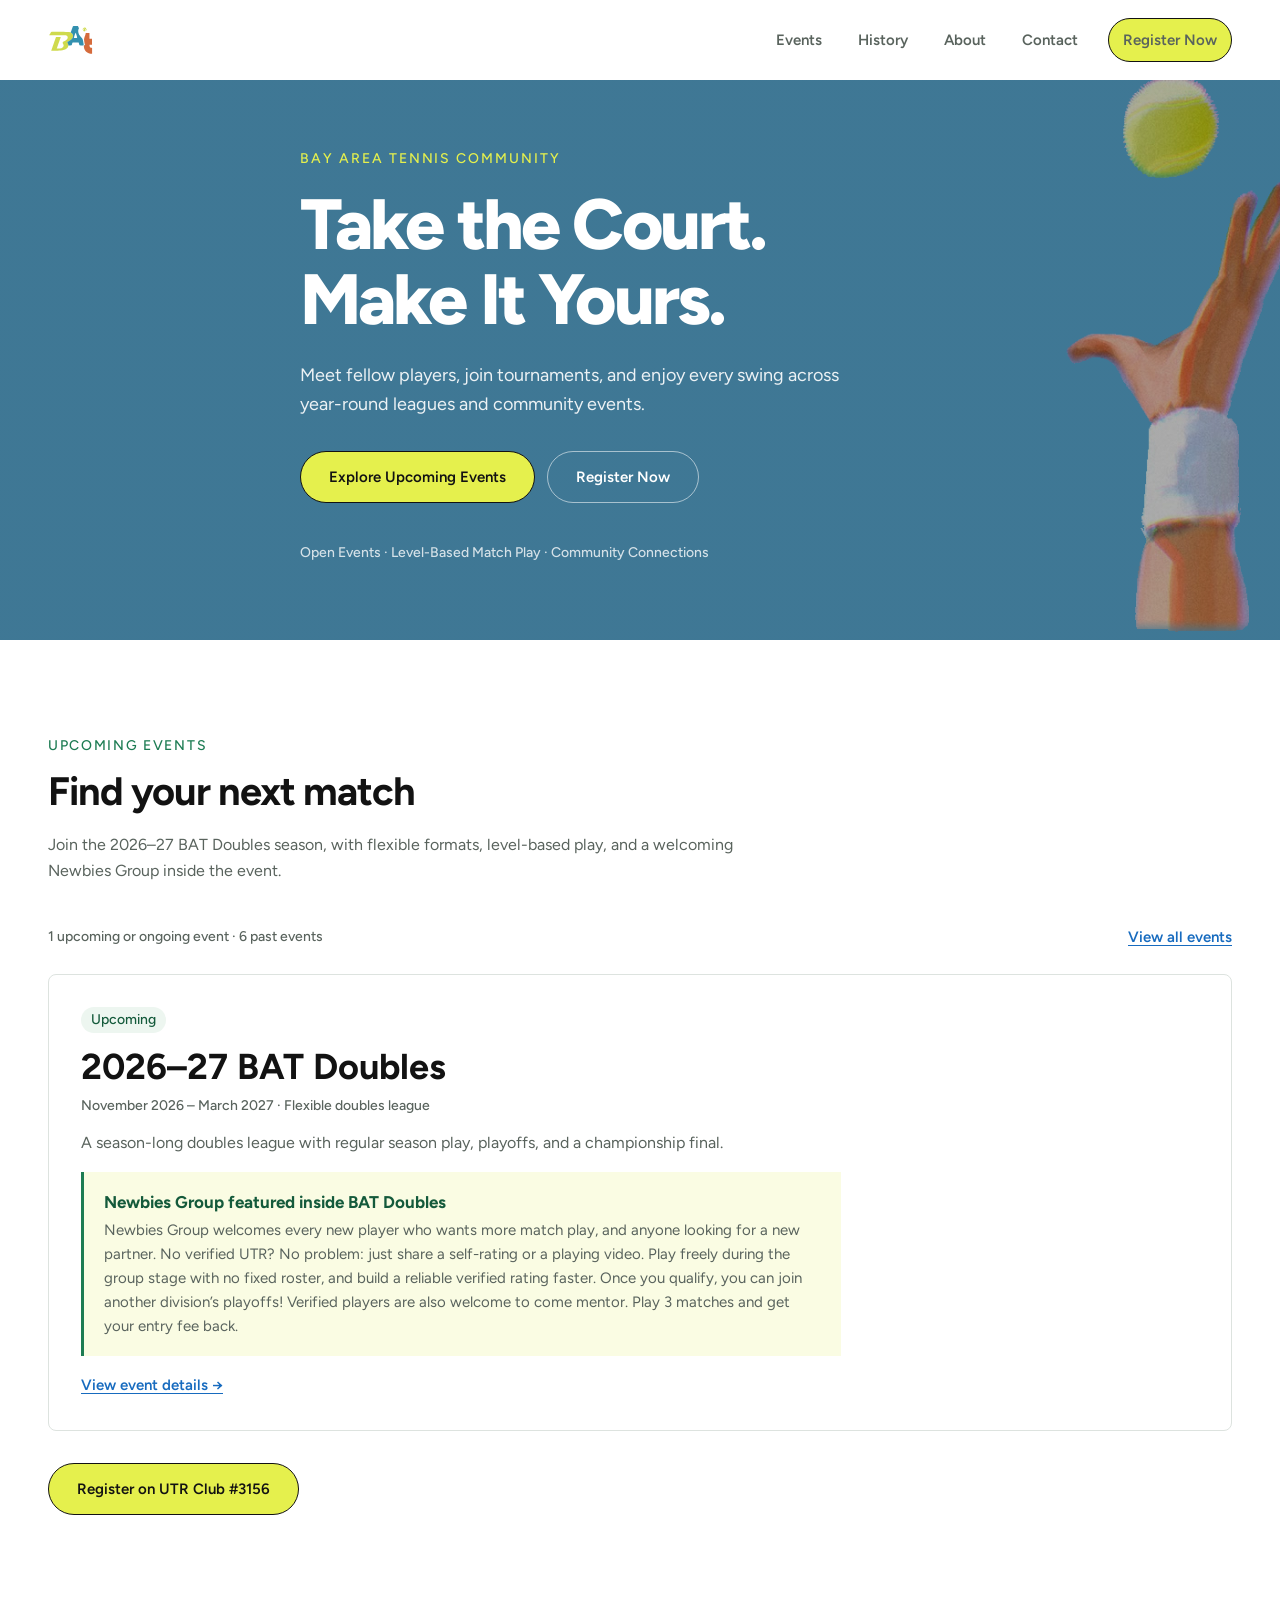
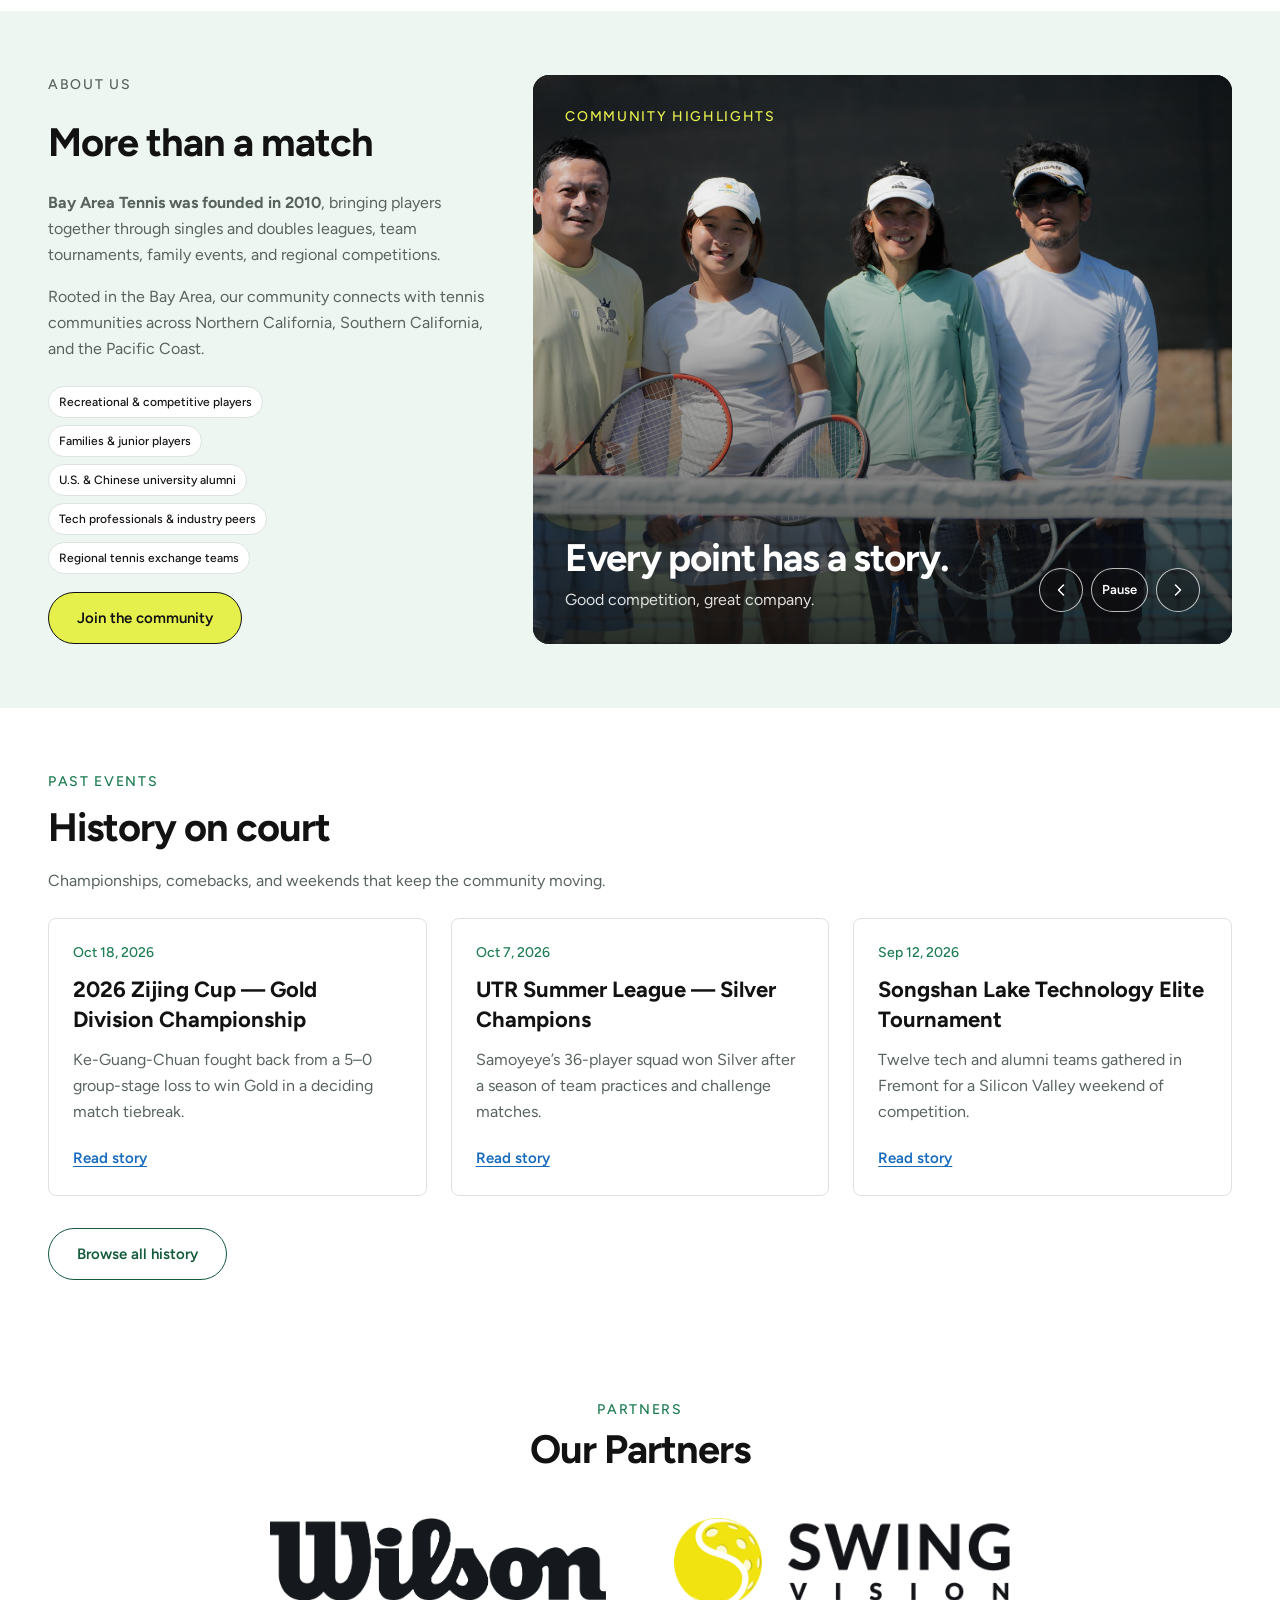
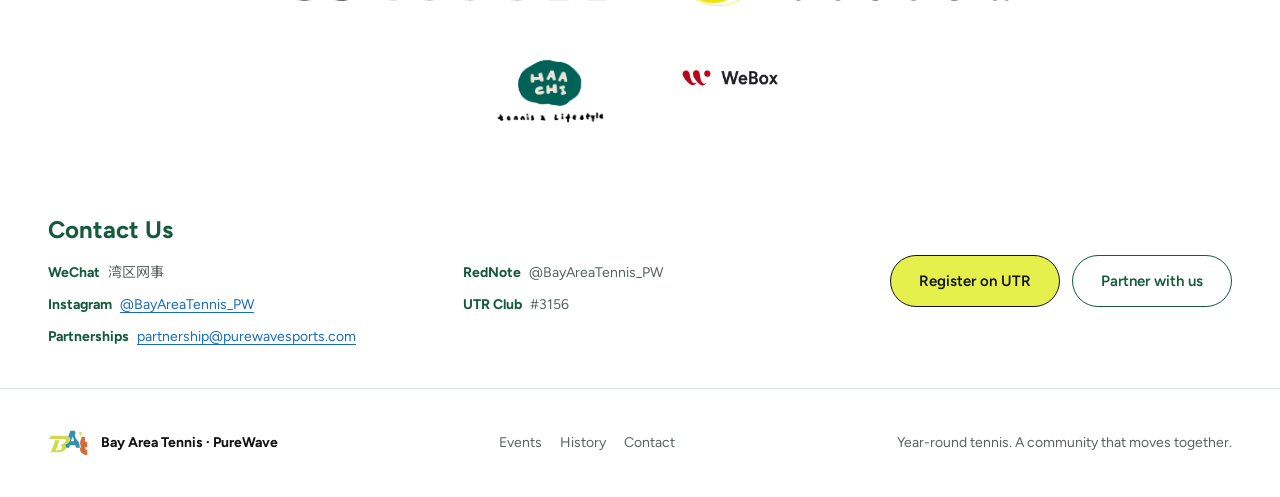
<file: index.html>
<!DOCTYPE html>
<html lang="en">
<head>
  <meta charset="UTF-8">
  <meta name="viewport" content="width=device-width, initial-scale=1.0">
  <meta name="description" content="Year-round tennis leagues, tournaments, and community events connecting players, families, university alumni, and professionals across the Bay Area.">
  <meta name="theme-color" content="#1D7C53">
  <title>Bay Area Tennis | PureWave</title>
  <link rel="preconnect" href="https://fonts.googleapis.com">
  <link rel="preconnect" href="https://fonts.gstatic.com" crossorigin>
  <link href="https://fonts.googleapis.com/css2?family=Figtree:wght@400;500;600;700;800&family=Noto+Sans+SC:wght@400;500;700&display=swap" rel="stylesheet">
  <link rel="stylesheet" href="styles.css?v=expanded-upcoming-event-20261028">
</head>
<body>
  <nav class="nav" aria-label="Main navigation">
    <a class="brand" href="#top" aria-label="Bay Area Tennis home">
      <img src="resources/images/logo/BayAreaTennis_Logo.svg" alt="Bay Area Tennis">
    </a>
    <div class="nav-links">
      <a href="events.html">Events</a>
      <a href="history.html">History</a>
      <a href="#about">About</a>
      <a href="#contact">Contact</a>
      <a class="button button-primary" data-register href="https://app.utrsports.net/club/3156?tab=info">Register Now</a>
    </div>
    <button class="menu-toggle" type="button" aria-label="Open navigation menu" aria-expanded="false" aria-controls="mobile-menu">
      <svg width="20" height="20" viewBox="0 0 24 24" fill="none" aria-hidden="true">
        <path d="M4 7h16M4 12h16M4 17h16" stroke="currentColor" stroke-width="1.75" stroke-linecap="round"/>
      </svg>
    </button>
  </nav>
  <div class="mobile-menu" id="mobile-menu">
    <a href="events.html">Events</a>
    <a href="history.html">History</a>
    <a href="#about">About</a>
    <a href="#contact">Contact</a>
    <a data-register href="https://app.utrsports.net/club/3156?tab=info">Register Now</a>
  </div>

  <main id="top">
    <header class="hero">
      <div class="container hero-content">
        <p class="eyebrow">Bay Area Tennis Community</p>
        <h1 class="hero-title"><span>Take the Court.</span><span>Make It Yours.</span></h1>
        <p class="hero-copy">Meet fellow players, join tournaments, and enjoy every swing across year-round leagues and community events.</p>
        <div class="hero-actions">
          <a class="button button-primary" href="events.html">Explore Upcoming Events</a>
          <a class="button button-secondary" data-register href="https://app.utrsports.net/club/3156?tab=info">Register Now</a>
        </div>
        <p class="hero-note">Open Events · Level-Based Match Play · Community Connections</p>
      </div>
    </header>

    <section class="section" id="events">
      <div class="container">
        <div class="section-header">
          <p class="section-kicker">Upcoming events</p>
          <h2>Find your next match</h2>
          <p class="section-intro">Join the 2026–27 BAT Doubles season, with flexible formats, level-based play, and a welcoming Newbies Group inside the event.</p>
        </div>
        <div class="section-toolbar">
          <p class="section-status" id="events-status">Loading events…</p>
          <a class="text-link" href="events.html">View all events</a>
        </div>
        <div class="event-grid" id="events-grid" data-featured="true"></div>
        <div class="section-cta">
          <a class="button button-primary" data-register href="https://app.utrsports.net/club/3156?tab=info">Register on UTR Club #3156</a>
        </div>
      </div>
    </section>

    <section class="section section-surface section-compact" id="about">
      <div class="container community-grid">
        <div class="community-copy">
          <div class="section-header">
            <p class="section-kicker">About us</p>
            <h2>More than a match</h2>
          </div>
          <p><strong>Bay Area Tennis was founded in 2010</strong>, bringing players together through singles and doubles leagues, team tournaments, family events, and regional competitions.</p>
          <p>Rooted in the Bay Area, our community connects with tennis communities across Northern California, Southern California, and the Pacific Coast.</p>
          <ul class="audience-list" aria-label="Who can join">
            <li>Recreational &amp; competitive players</li>
            <li>Families &amp; junior players</li>
            <li>U.S. &amp; Chinese university alumni</li>
            <li>Tech professionals &amp; industry peers</li>
            <li>Regional tennis exchange teams</li>
          </ul>
          <a class="button button-primary" href="#contact">Join the community</a>
        </div>
        <aside class="community-panel" aria-label="Community highlights">
          <div class="community-carousel" data-community-carousel role="group" aria-roledescription="carousel" aria-label="Bay Area Tennis community photos">
            <div class="community-carousel-slides">
              <figure class="community-slide is-active" role="group" aria-roledescription="slide" aria-label="Photo 1 of 32" aria-hidden="false">
                <img src="resources/images/community/match-01.jpg?v=carousel-32-20261026" alt="A tennis player in black tracks the ball across the court." width="1600" height="1067" decoding="async">
              </figure>
            </div>
            <div class="community-carousel-content">
              <p class="section-kicker">Community highlights</p>
              <div class="community-carousel-copy">
                <h3>Every point has a story.</h3>
                <p class="community-slide-caption" data-community-caption>Focused through every rally.</p>
              </div>
              <div class="community-carousel-controls" aria-label="Photo controls">
                <button type="button" data-community-previous aria-label="Previous photo">
                  <svg viewBox="0 0 24 24" aria-hidden="true"><path d="m15 18-6-6 6-6"/></svg>
                </button>
                <button type="button" data-community-toggle aria-label="Pause automatic photo rotation">Pause</button>
                <button type="button" data-community-next aria-label="Next photo">
                  <svg viewBox="0 0 24 24" aria-hidden="true"><path d="m9 18 6-6-6-6"/></svg>
                </button>
              </div>
            </div>
          </div>
        </aside>
      </div>
    </section>

    <section class="section section-compact" id="history-preview">
      <div class="container">
        <div class="section-header">
          <p class="section-kicker">Past events</p>
          <h2>History on court</h2>
          <p class="section-intro">Championships, comebacks, and weekends that keep the community moving.</p>
        </div>
        <div class="card-grid">
          <a class="story-card" href="history.html">
            <time datetime="2026-10-18">Oct 18, 2026</time>
            <h3>2026 Zijing Cup — Gold Division Championship</h3>
            <p>Ke-Guang-Chuan fought back from a 5–0 group-stage loss to win Gold in a deciding match tiebreak.</p>
            <span class="text-link">Read story</span>
          </a>
          <a class="story-card" href="history.html">
            <time datetime="2026-10-07">Oct 7, 2026</time>
            <h3>UTR Summer League — Silver Champions</h3>
            <p>Samoyeye’s 36-player squad won Silver after a season of team practices and challenge matches.</p>
            <span class="text-link">Read story</span>
          </a>
          <a class="story-card" href="history.html">
            <time datetime="2026-09-12">Sep 12, 2026</time>
            <h3>Songshan Lake Technology Elite Tournament</h3>
            <p>Twelve tech and alumni teams gathered in Fremont for a Silicon Valley weekend of competition.</p>
            <span class="text-link">Read story</span>
          </a>
        </div>
        <div class="section-cta">
          <a class="button button-secondary on-light" href="history.html">Browse all history</a>
        </div>
      </div>
    </section>

    <section class="section partner-section" id="partners">
      <div class="container section-header partner-heading">
        <p class="section-kicker">Partners</p>
        <h2>Our Partners</h2>
      </div>
      <div class="container partner-logos" aria-label="Our partners">
        <div class="partner-logos-primary">
          <div class="partner-logo partner-logo-primary partner-logo-wilson">
            <img src="resources/images/logo/partner%20logos/Wilson.svg" alt="Wilson">
          </div>
          <div class="partner-logo partner-logo-primary partner-logo-swingvision">
            <img src="resources/images/logo/partner%20logos/SwingVision.svg" alt="SwingVision">
          </div>
        </div>
        <div class="partner-logos-secondary">
          <div class="partner-logo partner-logo-secondary">
            <img src="resources/images/logo/partner%20logos/HAACHI.svg" alt="HAACHI — Tennis &amp; Lifestyle">
          </div>
          <div class="partner-logo partner-logo-secondary partner-logo-webox">
            <img src="resources/images/logo/partner%20logos/WeBox.svg" alt="WeBox">
          </div>
        </div>
      </div>
    </section>

    <section class="contact-band" id="contact">
      <div class="container contact-layout">
        <div class="contact-info">
          <h2 class="contact-title">Contact Us</h2>
          <ul class="social-list">
            <li><strong>WeChat</strong>湾区网事</li>
            <li><strong>RedNote</strong>@BayAreaTennis_PW</li>
            <li><strong>Instagram</strong><a href="https://www.instagram.com/BayAreaTennis_PW/" target="_blank" rel="noreferrer">@BayAreaTennis_PW</a></li>
            <li><strong>UTR Club</strong>#3156</li>
            <li><strong>Partnerships</strong><a href="mailto:partnership@purewavesports.com">partnership@purewavesports.com</a></li>
          </ul>
        </div>
        <div class="contact-actions">
          <a class="button button-primary" data-register href="https://app.utrsports.net/club/3156?tab=info">Register on UTR</a>
          <a class="button button-secondary" href="mailto:partnership@purewavesports.com">Partner with us</a>
        </div>
      </div>
    </section>
  </main>

  <footer class="footer">
    <div class="container footer-inner">
      <div class="footer-brand">
        <img src="resources/images/logo/BayAreaTennis_Logo.svg" alt="">
        <span>Bay Area Tennis · PureWave</span>
      </div>
      <div class="footer-links">
        <a href="events.html">Events</a>
        <a href="history.html">History</a>
        <a href="#contact">Contact</a>
      </div>
      <p>Year-round tennis. A community that moves together.</p>
    </div>
  </footer>

  <script src="js/site.js"></script>
  <script src="js/events.js?v=expanded-upcoming-event-20261028"></script>
  <script src="js/community-highlights.js?v=community-photos-32-20261026"></script>
</body>
</html>
</file>
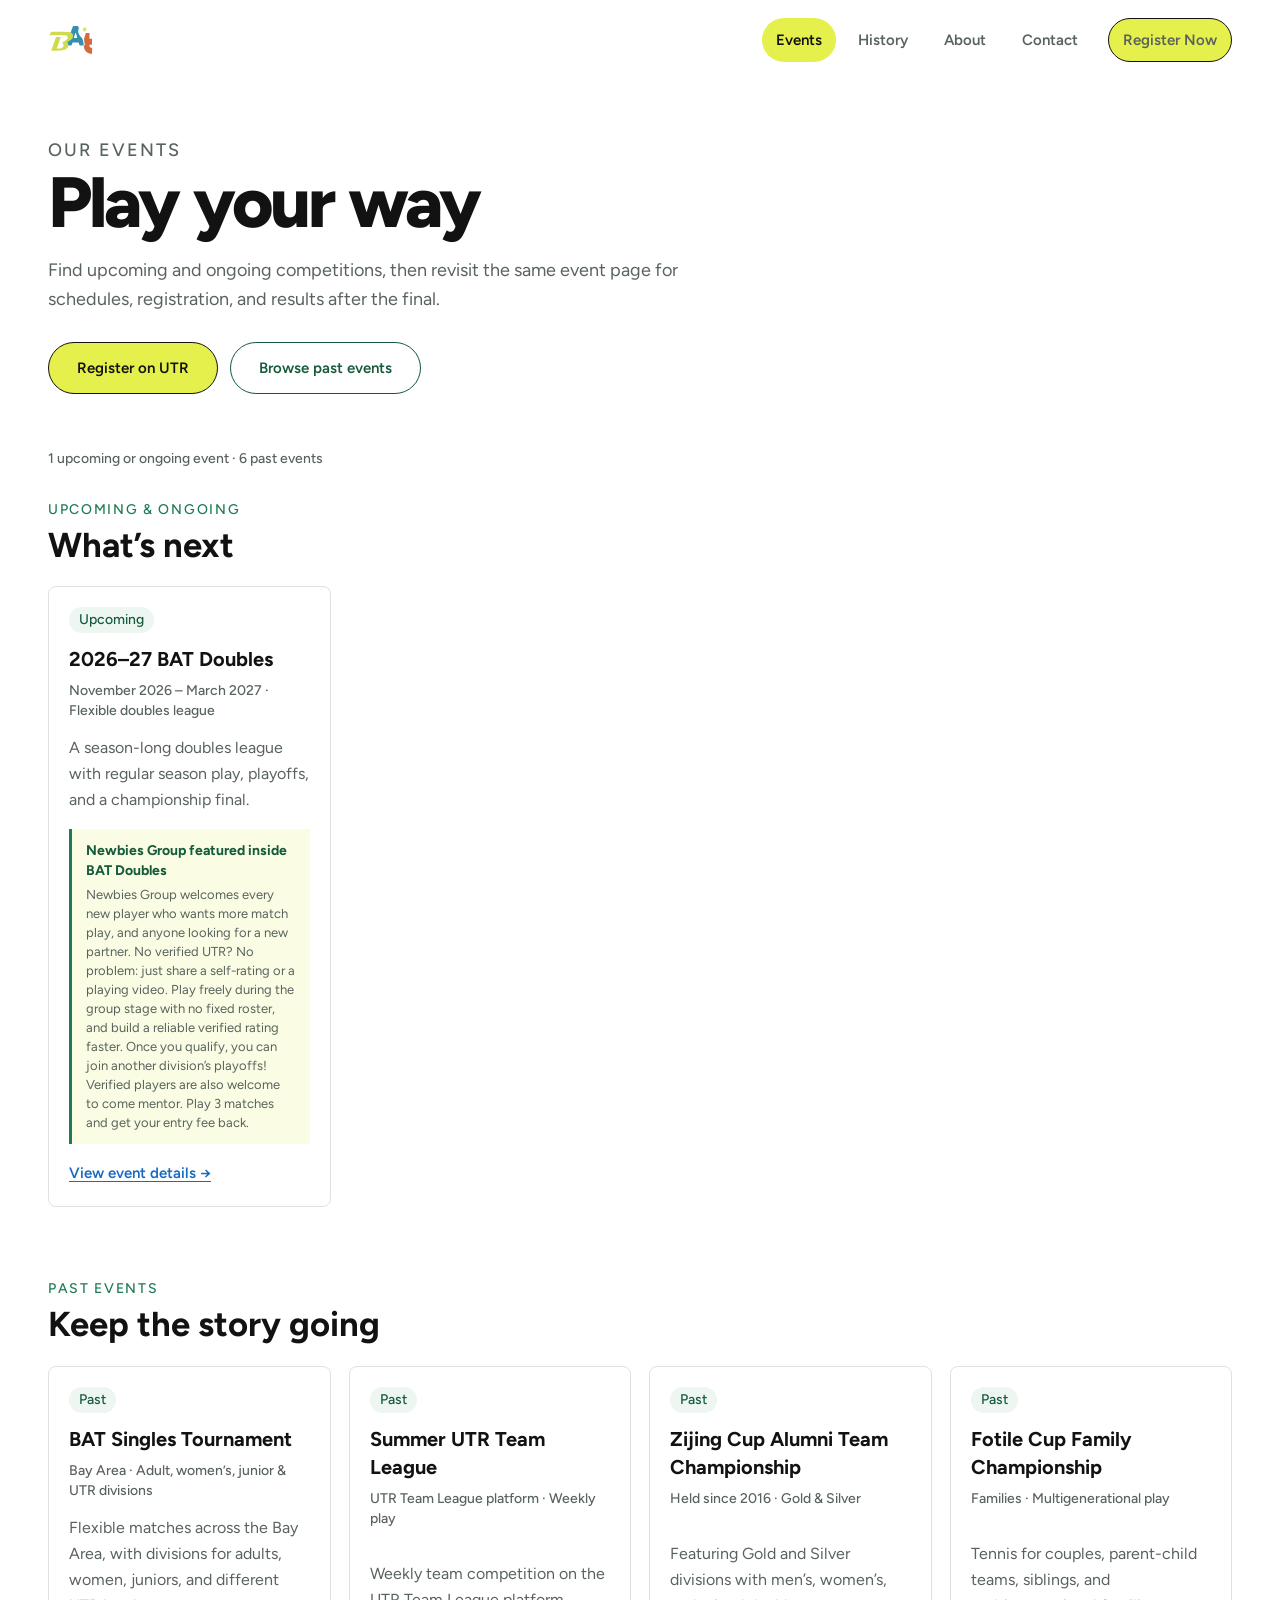
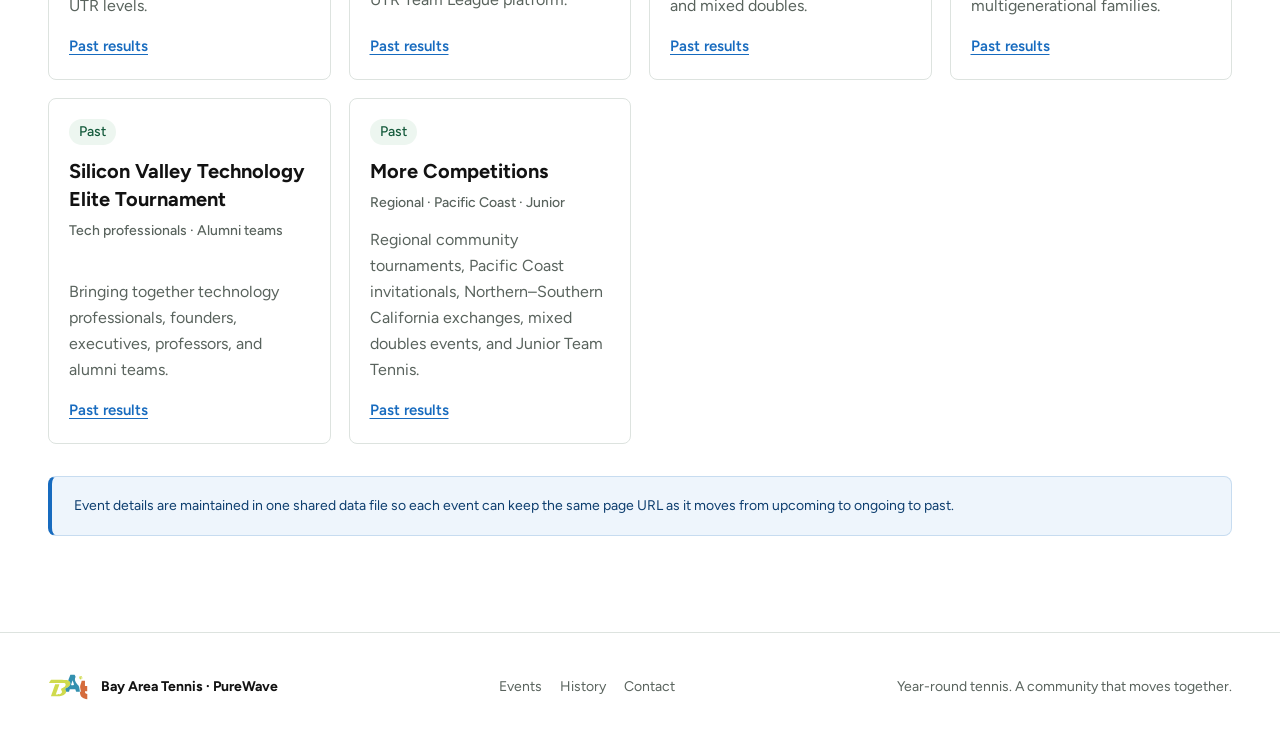
<file: events.html>
<!DOCTYPE html>
<html lang="en">
<head>
  <meta charset="UTF-8">
  <meta name="viewport" content="width=device-width, initial-scale=1.0">
  <meta name="description" content="Bay Area Tennis events: singles, doubles, team leagues, alumni cups, and family championships. Register on UTR Club #3156.">
  <meta name="theme-color" content="#1D7C53">
  <title>Events | Bay Area Tennis</title>
  <link rel="preconnect" href="https://fonts.googleapis.com">
  <link rel="preconnect" href="https://fonts.gstatic.com" crossorigin>
  <link href="https://fonts.googleapis.com/css2?family=Figtree:wght@400;500;600;700;800&family=Noto+Sans+SC:wght@400;500;700&display=swap" rel="stylesheet">
  <link rel="stylesheet" href="styles.css?v=events-status-20261028">
</head>
<body>
  <nav class="nav" aria-label="Main navigation">
    <a class="brand" href="index.html" aria-label="Bay Area Tennis home">
      <img src="resources/images/logo/BayAreaTennis_Logo.svg" alt="Bay Area Tennis">
    </a>
    <div class="nav-links">
      <a href="events.html" aria-current="page">Events</a>
      <a href="history.html">History</a>
      <a href="index.html#about">About</a>
      <a href="index.html#contact">Contact</a>
      <a class="button button-primary" data-register href="https://app.utrsports.net/club/3156?tab=info">Register Now</a>
    </div>
    <button class="menu-toggle" type="button" aria-label="Open navigation menu" aria-expanded="false" aria-controls="mobile-menu">
      <svg width="20" height="20" viewBox="0 0 24 24" fill="none" aria-hidden="true">
        <path d="M4 7h16M4 12h16M4 17h16" stroke="currentColor" stroke-width="1.75" stroke-linecap="round"/>
      </svg>
    </button>
  </nav>
  <div class="mobile-menu" id="mobile-menu">
    <a href="events.html" aria-current="page">Events</a>
    <a href="history.html">History</a>
    <a href="index.html#about">About</a>
    <a href="index.html#contact">Contact</a>
    <a data-register href="https://app.utrsports.net/club/3156?tab=info">Register Now</a>
  </div>

  <main>
    <header class="page-hero container">
      <p class="section-kicker">Our events</p>
      <h1 class="hero-title">Play your way</h1>
      <p>Find upcoming and ongoing competitions, then revisit the same event page for schedules, registration, and results after the final.</p>
      <div class="hero-actions">
        <a class="button button-primary" data-register href="https://app.utrsports.net/club/3156?tab=info">Register on UTR</a>
        <a class="button button-secondary on-light" href="history.html">Browse past events</a>
      </div>
    </header>

    <section class="container page-section">
      <div class="page-toolbar">
        <p class="section-status" id="events-status">Loading events…</p>
      </div>
      <section class="event-list-section" aria-labelledby="upcoming-events-heading">
        <div class="section-header section-header-small">
          <p class="section-kicker">Upcoming &amp; ongoing</p>
          <h2 id="upcoming-events-heading">What’s next</h2>
        </div>
        <div class="event-grid" id="events-grid" data-event-list="upcoming"></div>
      </section>
      <section class="event-list-section" aria-labelledby="past-events-heading">
        <div class="section-header section-header-small">
          <p class="section-kicker">Past events</p>
          <h2 id="past-events-heading">Keep the story going</h2>
        </div>
        <div class="event-grid" id="past-events-grid" data-event-list="past"></div>
      </section>
      <p class="event-note" id="events-note"></p>
    </section>
  </main>

  <footer class="footer">
    <div class="container footer-inner">
      <div class="footer-brand">
        <img src="resources/images/logo/BayAreaTennis_Logo.svg" alt="">
        <span>Bay Area Tennis · PureWave</span>
      </div>
      <div class="footer-links">
        <a href="events.html">Events</a>
        <a href="history.html">History</a>
        <a href="index.html#contact">Contact</a>
      </div>
      <p>Year-round tennis. A community that moves together.</p>
    </div>
  </footer>

  <script src="js/site.js"></script>
  <script src="js/events.js?v=events-status-20261028"></script>
</body>
</html>
</file>
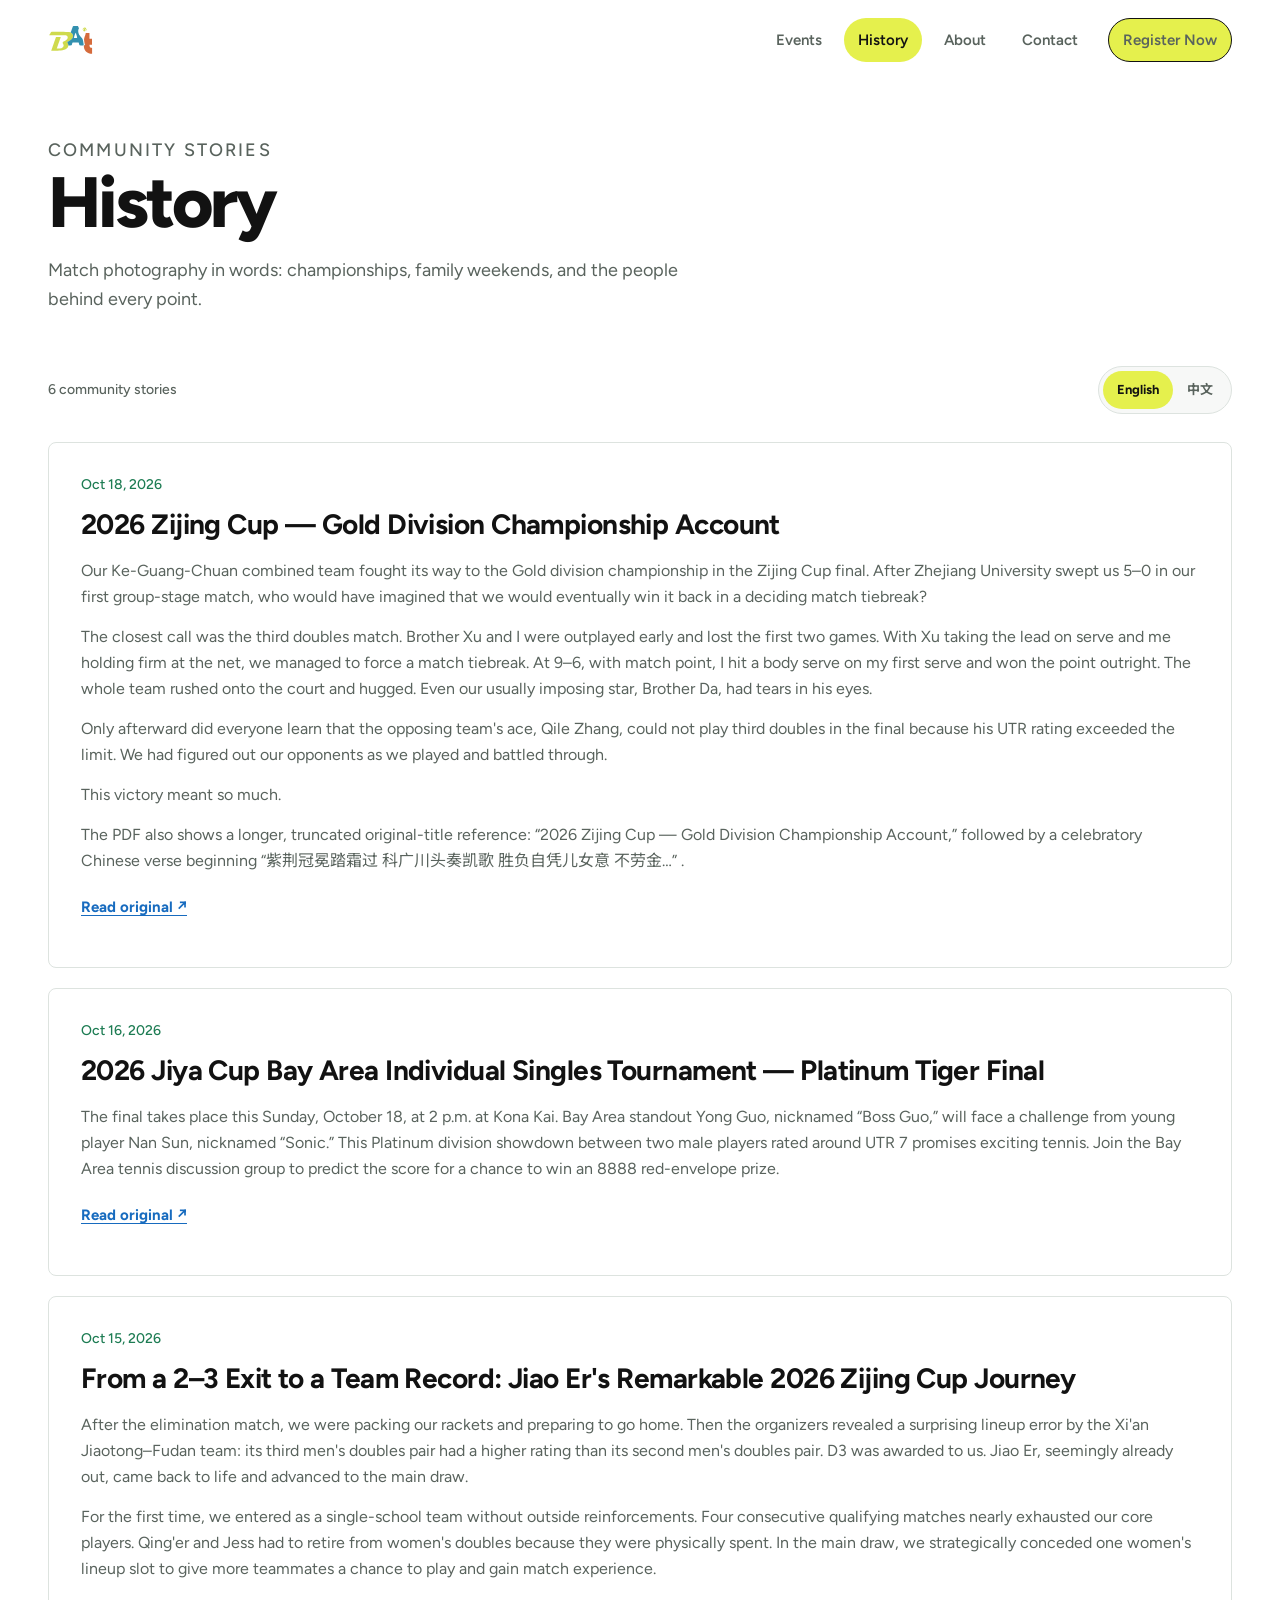
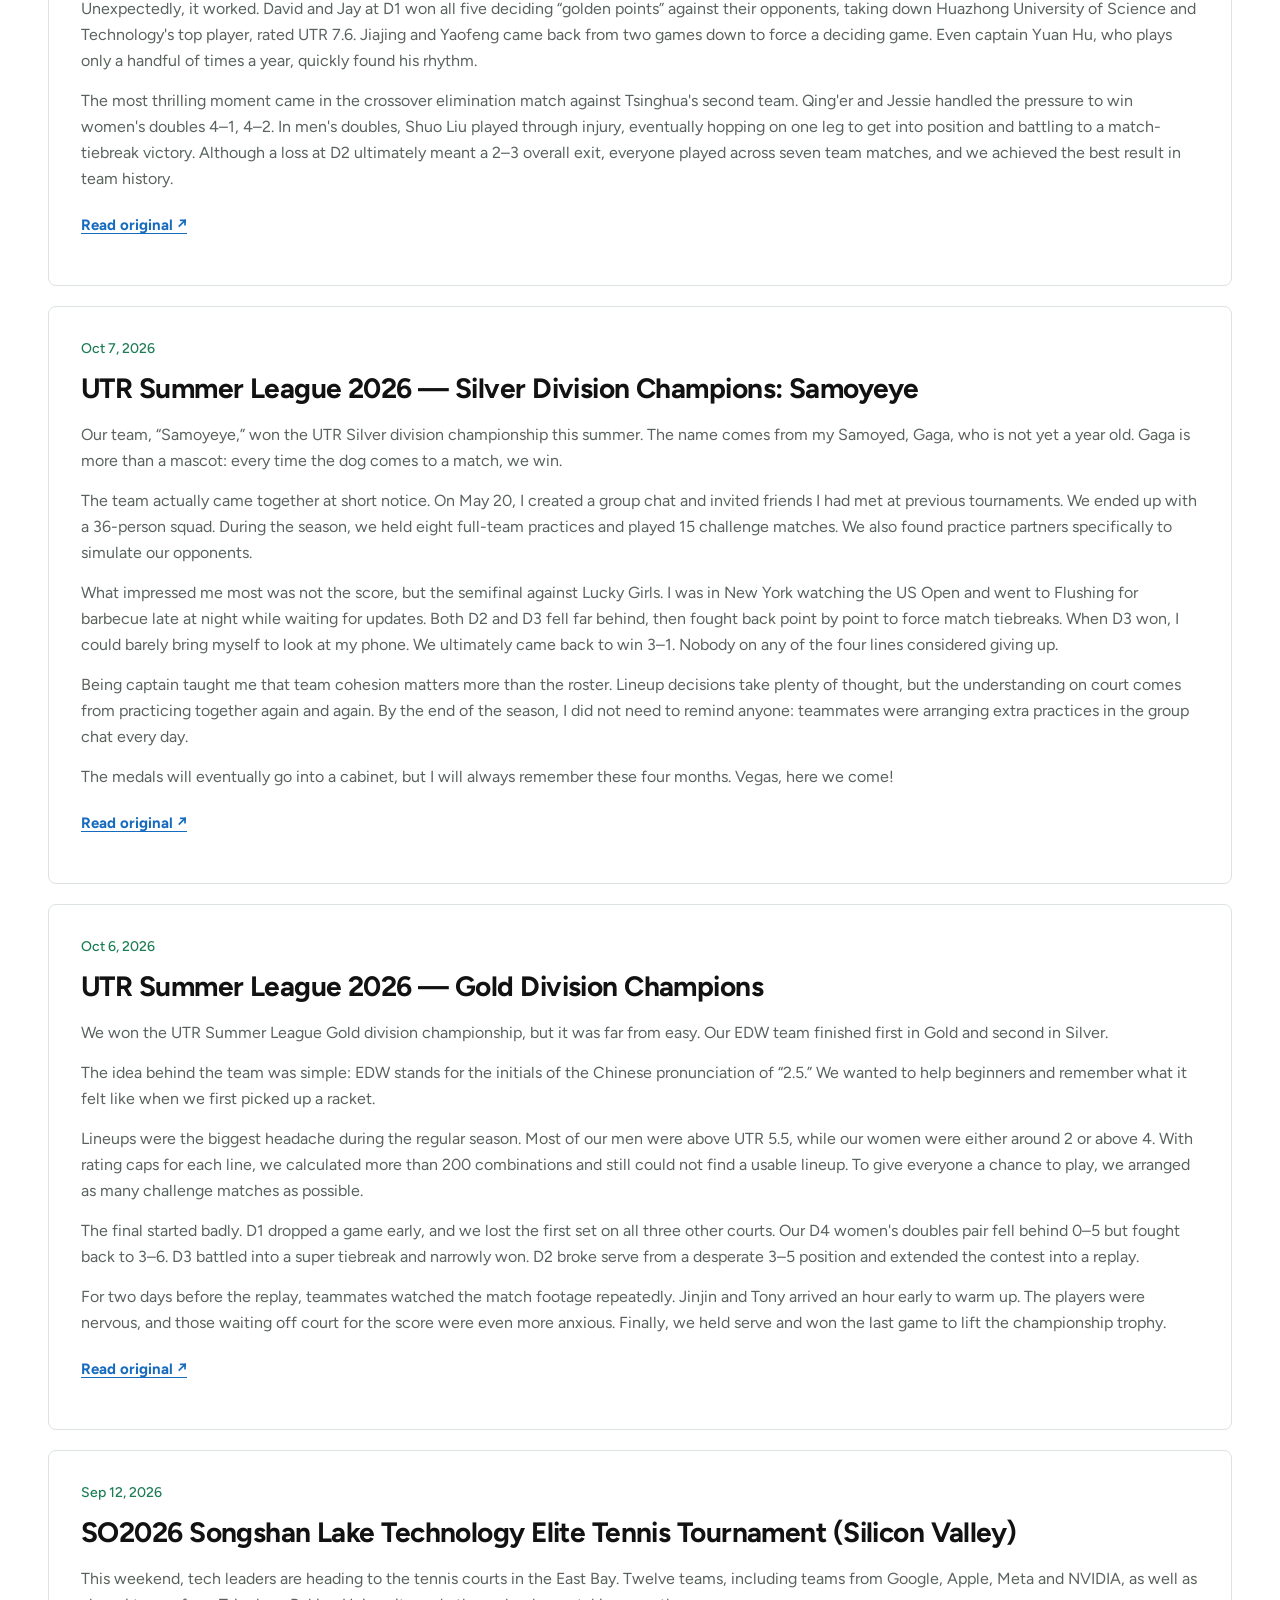
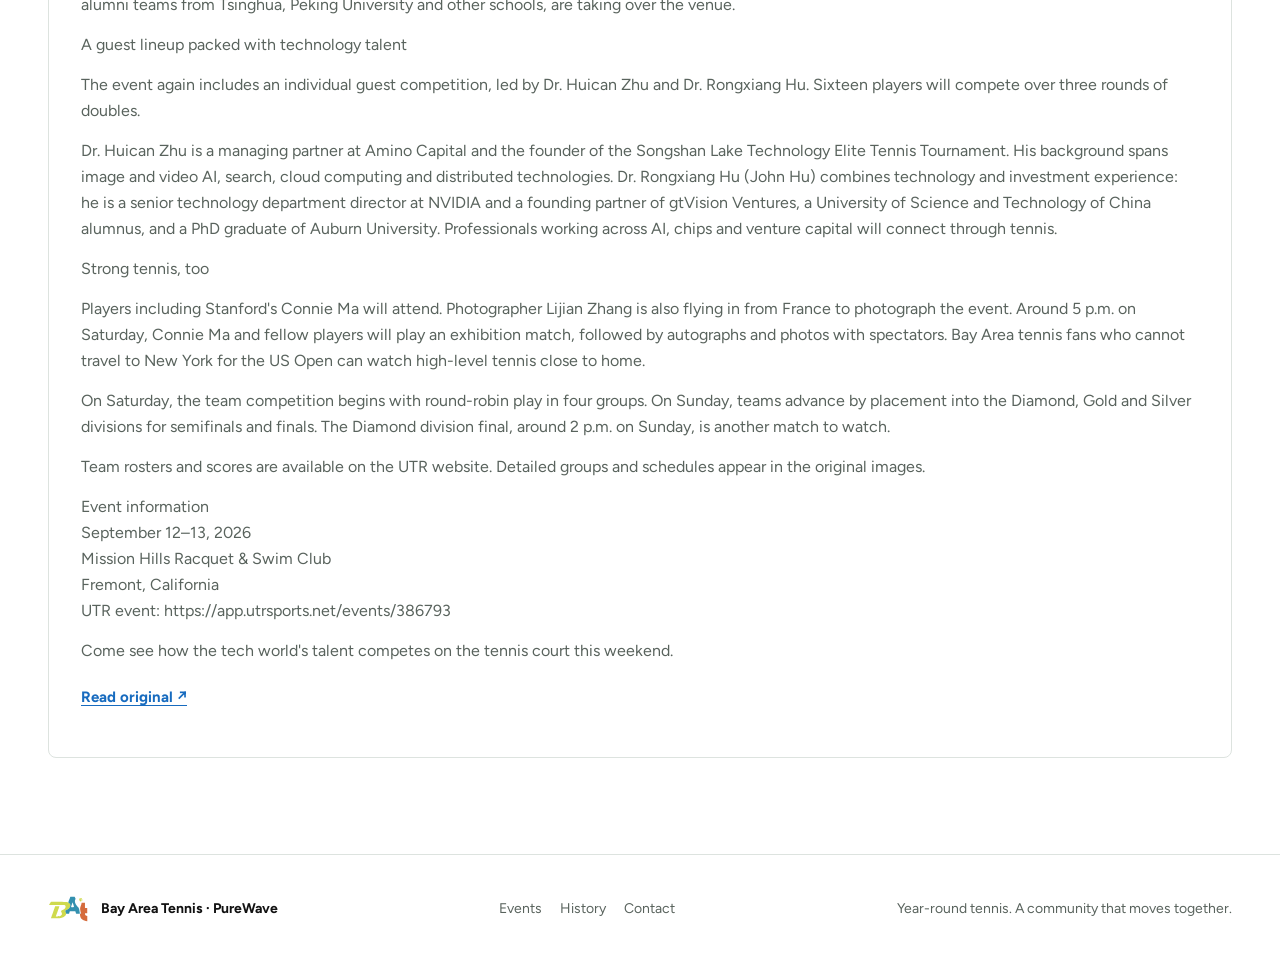
<file: history.html>
<!DOCTYPE html>
<html lang="en">
<head>
  <meta charset="UTF-8">
  <meta name="viewport" content="width=device-width, initial-scale=1.0">
  <meta name="description" content="Match stories, tournament recaps, and community history from Bay Area Tennis.">
  <meta name="theme-color" content="#1D7C53">
  <title>History | Bay Area Tennis</title>
  <link rel="preconnect" href="https://fonts.googleapis.com">
  <link rel="preconnect" href="https://fonts.gstatic.com" crossorigin>
  <link href="https://fonts.googleapis.com/css2?family=Figtree:wght@400;500;600;700;800&family=Noto+Sans+SC:wght@400;500;700&display=swap" rel="stylesheet">
  <link rel="stylesheet" href="styles.css?v=community-carousel">
</head>
<body>
  <nav class="nav" aria-label="Main navigation">
    <a class="brand" href="index.html" aria-label="Bay Area Tennis home">
      <img src="resources/images/logo/BayAreaTennis_Logo.svg" alt="Bay Area Tennis">
    </a>
    <div class="nav-links">
      <a href="events.html">Events</a>
      <a href="history.html" aria-current="page">History</a>
      <a href="index.html#about">About</a>
      <a href="index.html#contact">Contact</a>
      <a class="button button-primary" data-register href="https://app.utrsports.net/club/3156?tab=info">Register Now</a>
    </div>
    <button class="menu-toggle" type="button" aria-label="Open navigation menu" aria-expanded="false" aria-controls="mobile-menu">
      <svg width="20" height="20" viewBox="0 0 24 24" fill="none" aria-hidden="true">
        <path d="M4 7h16M4 12h16M4 17h16" stroke="currentColor" stroke-width="1.75" stroke-linecap="round"/>
      </svg>
    </button>
  </nav>
  <div class="mobile-menu" id="mobile-menu">
    <a href="events.html">Events</a>
    <a href="history.html" aria-current="page">History</a>
    <a href="index.html#about">About</a>
    <a href="index.html#contact">Contact</a>
    <a data-register href="https://app.utrsports.net/club/3156?tab=info">Register Now</a>
  </div>

  <main>
    <header class="page-hero container">
      <p class="section-kicker">Community stories</p>
      <h1 class="hero-title">History</h1>
      <p>Match photography in words: championships, family weekends, and the people behind every point.</p>
    </header>

    <section class="container page-section" aria-labelledby="history-heading">
      <h2 id="history-heading" hidden>Community stories</h2>
      <div class="history-toolbar">
        <p class="section-status" id="history-status">Loading stories…</p>
        <div class="lang-toggle" role="group" aria-label="Language">
          <button type="button" data-lang="English" aria-pressed="true">English</button>
          <button type="button" data-lang="Chinese" aria-pressed="false">中文</button>
        </div>
      </div>
      <div class="history-list" id="history-list"></div>
    </section>
  </main>

  <footer class="footer">
    <div class="container footer-inner">
      <div class="footer-brand">
        <img src="resources/images/logo/BayAreaTennis_Logo.svg" alt="">
        <span>Bay Area Tennis · PureWave</span>
      </div>
      <div class="footer-links">
        <a href="events.html">Events</a>
        <a href="history.html">History</a>
        <a href="index.html#contact">Contact</a>
      </div>
      <p>Year-round tennis. A community that moves together.</p>
    </div>
  </footer>

  <script src="js/site.js"></script>
  <script src="js/history.js"></script>
</body>
</html>
</file>
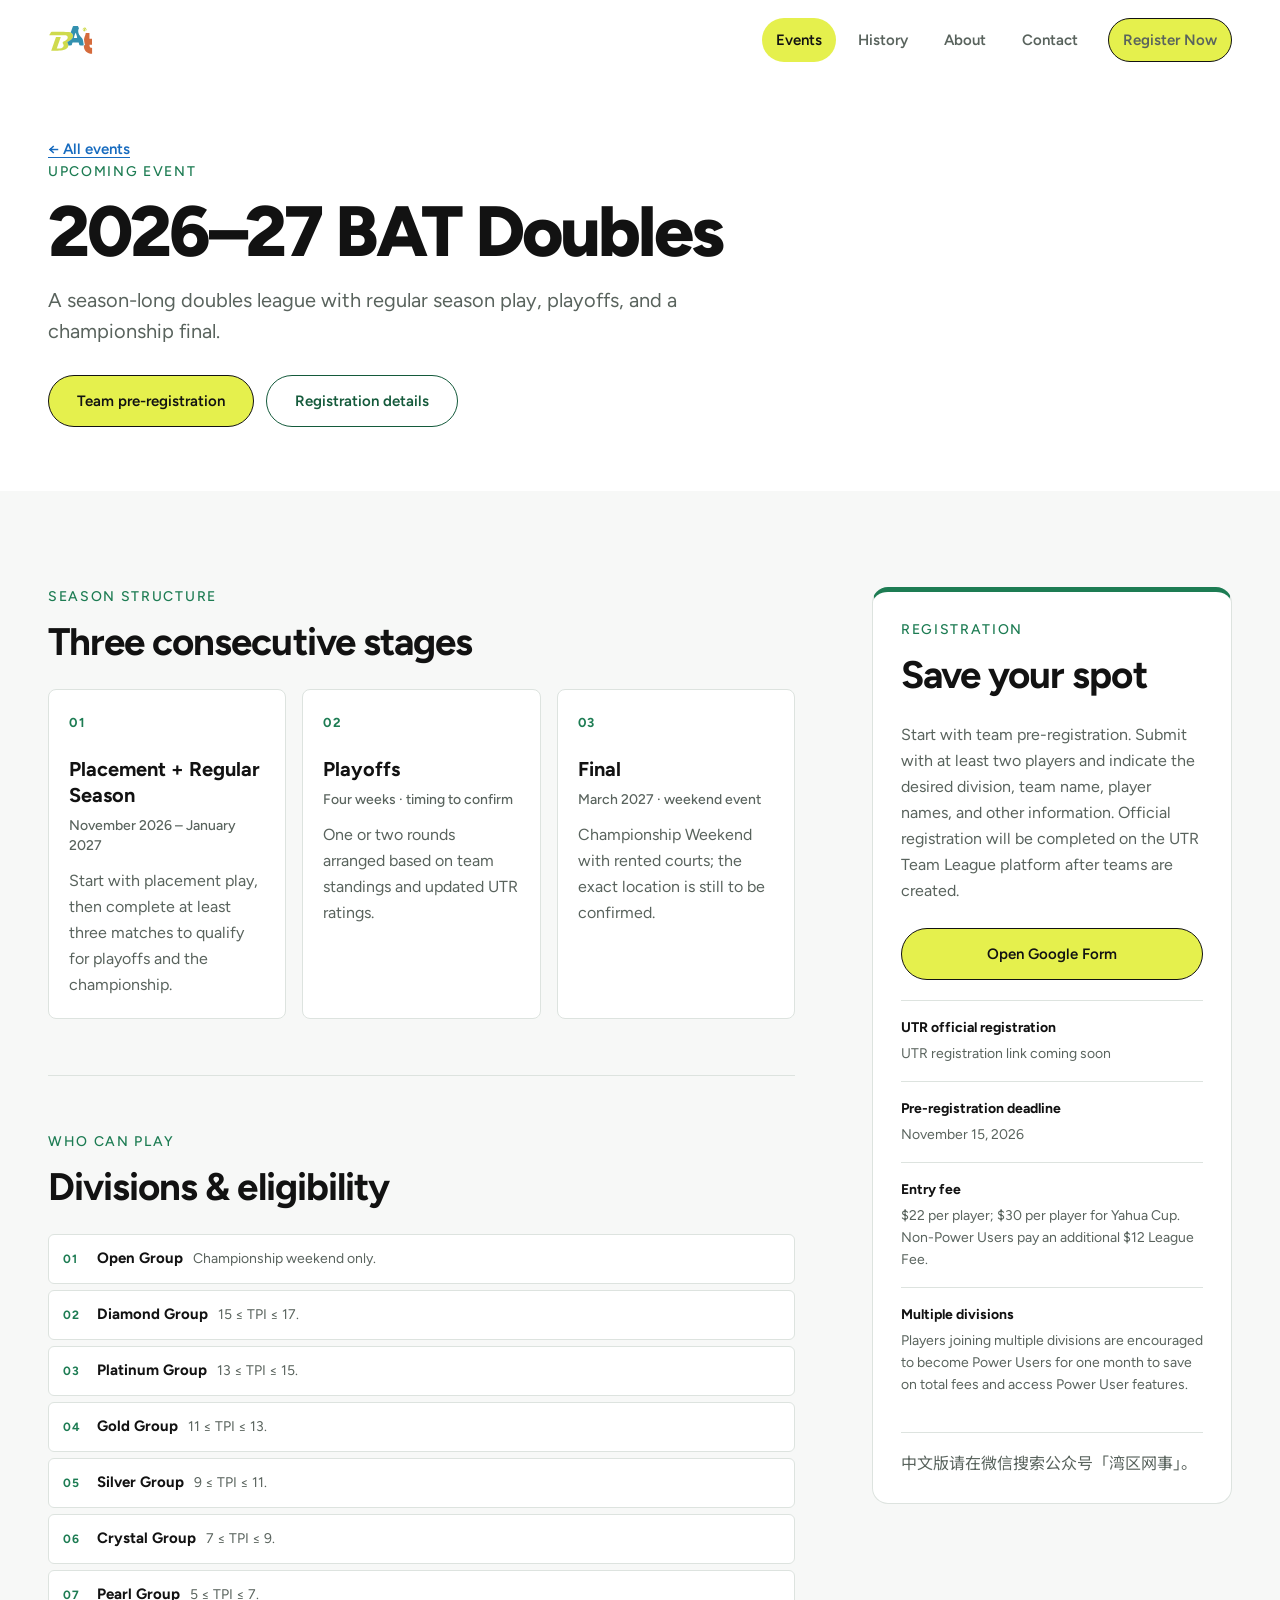
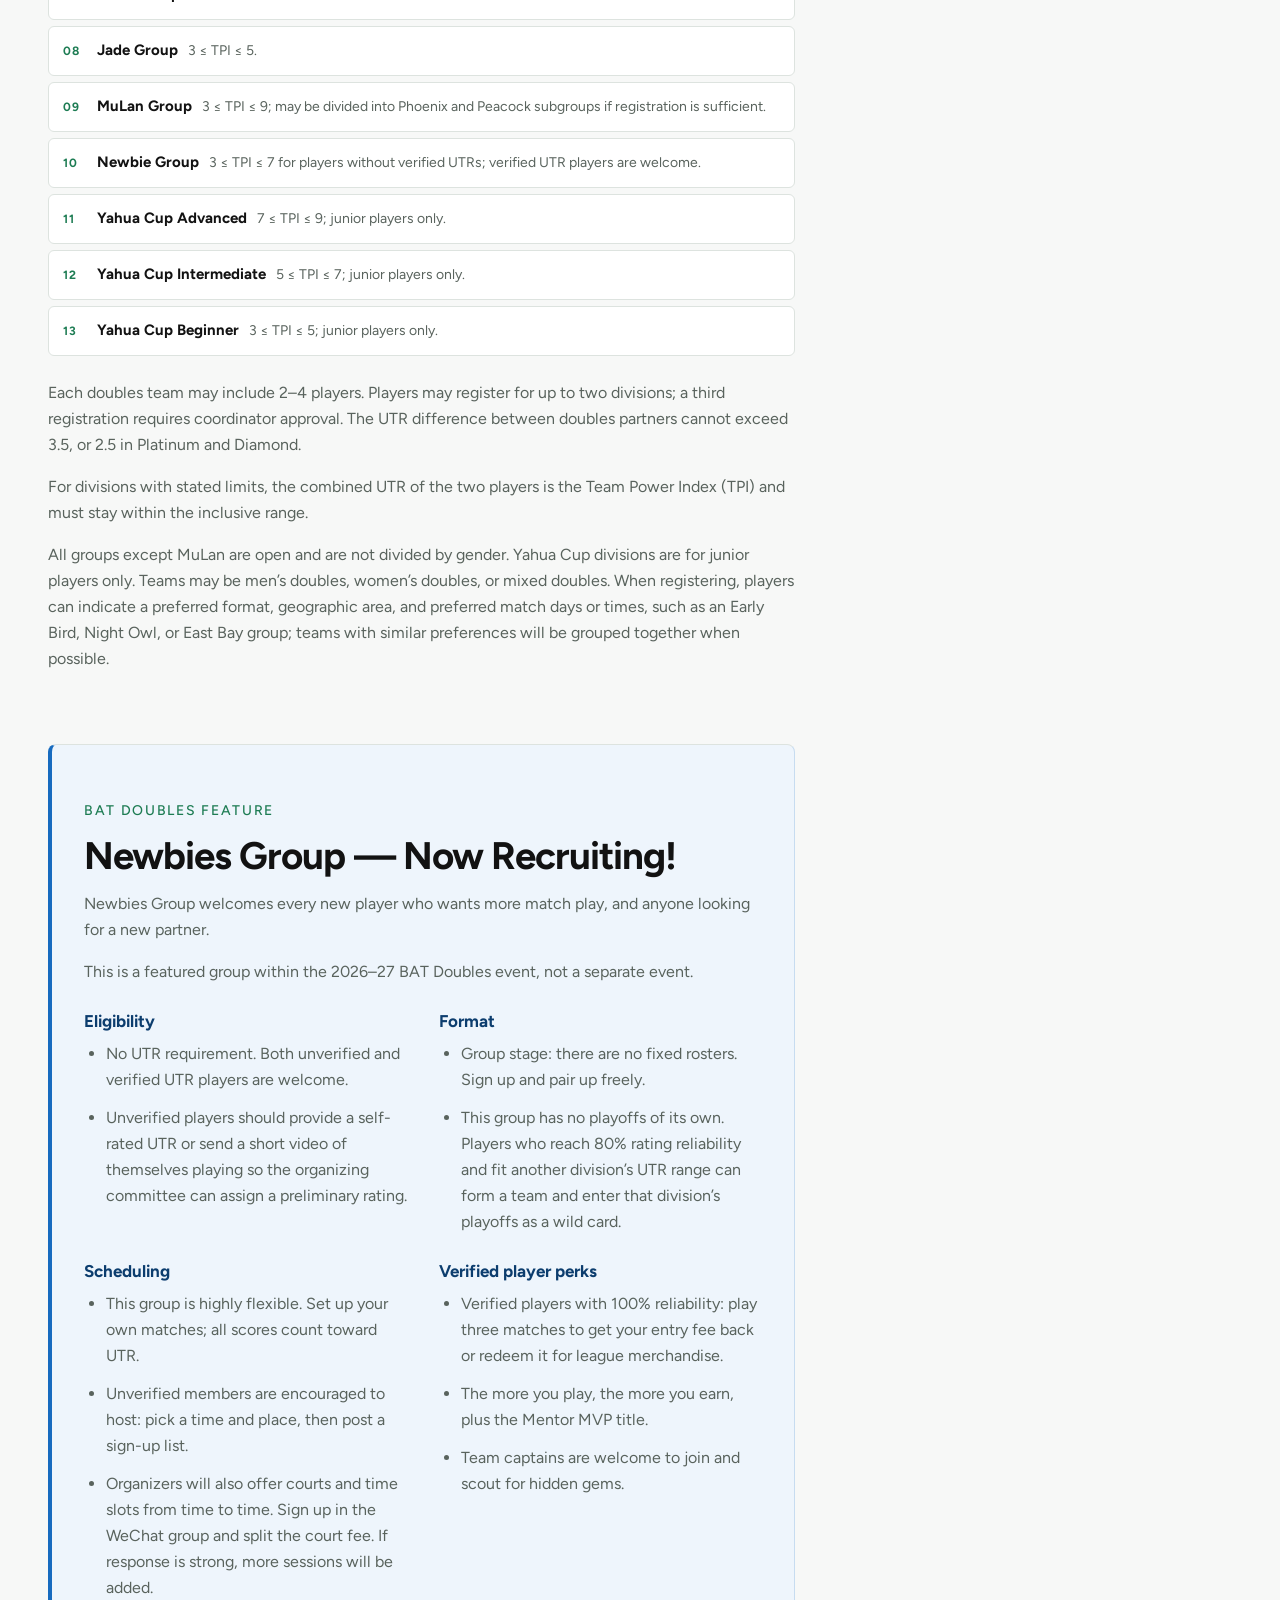
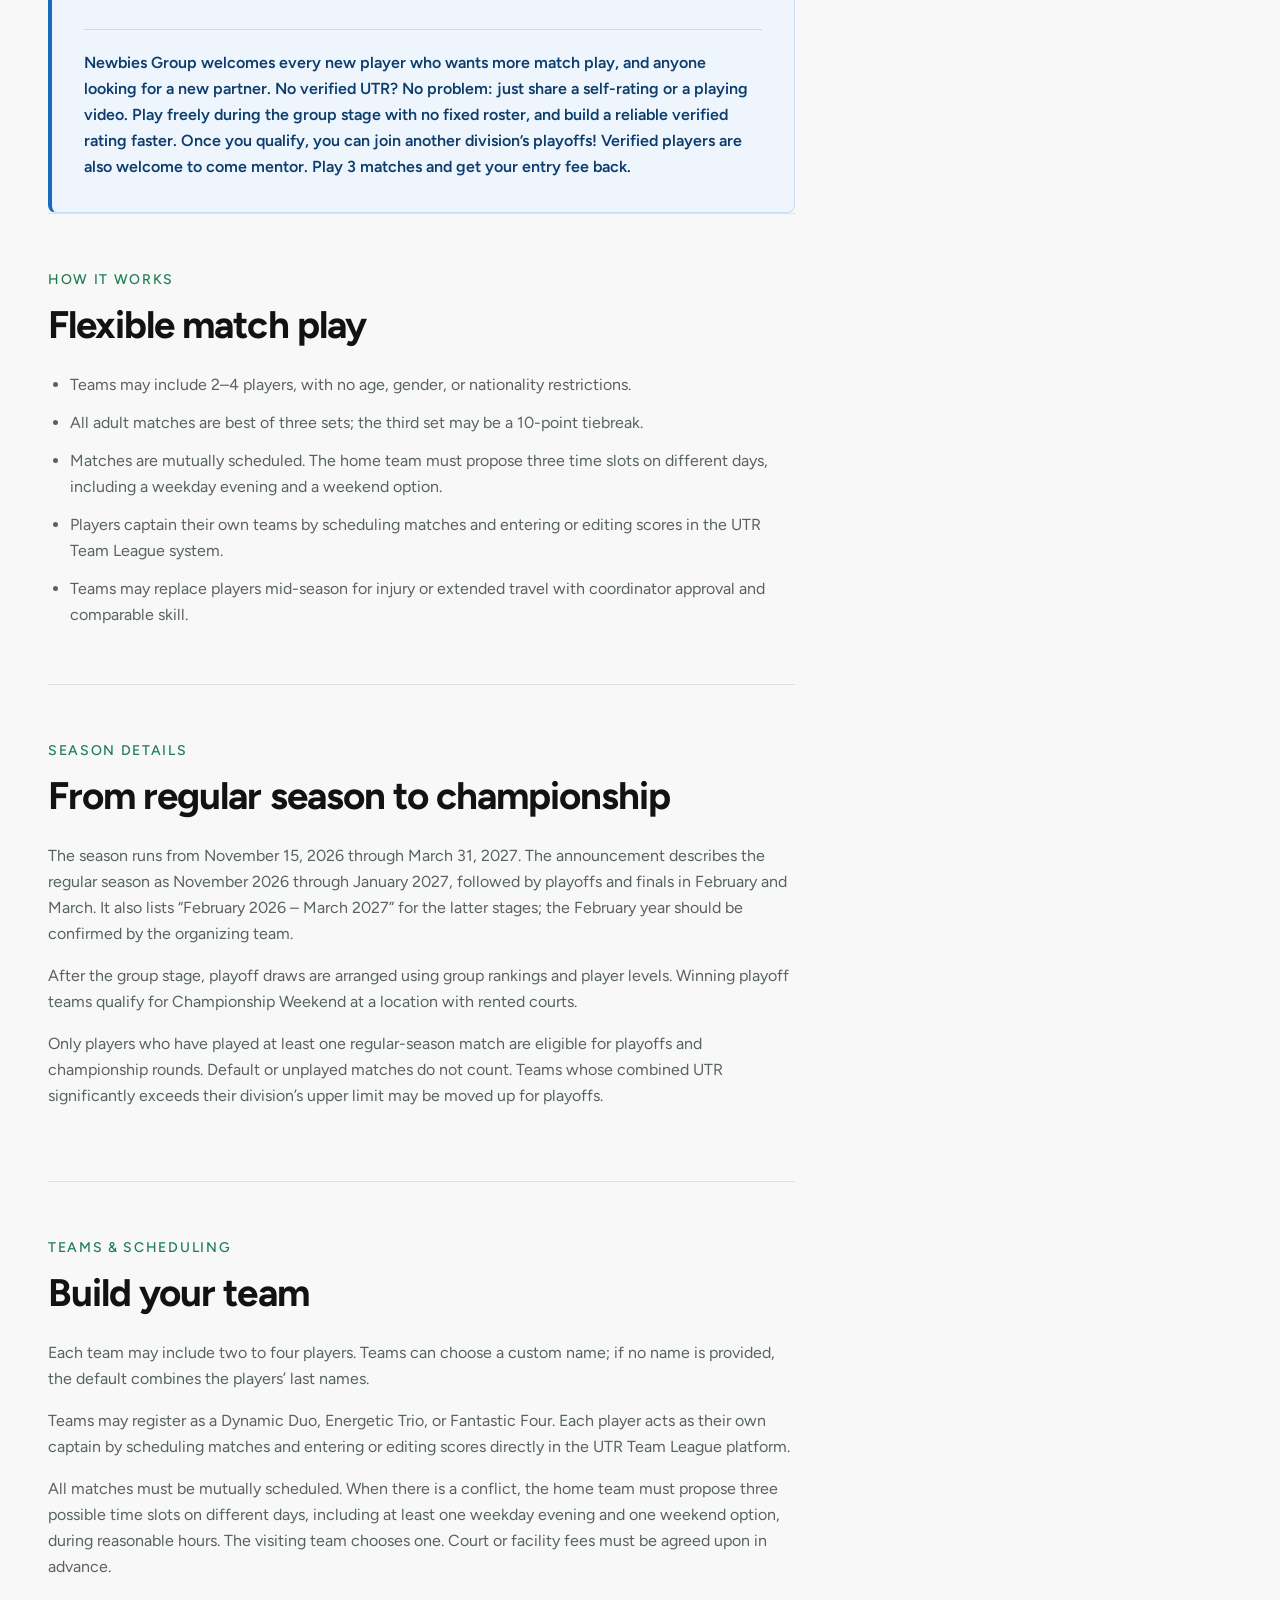
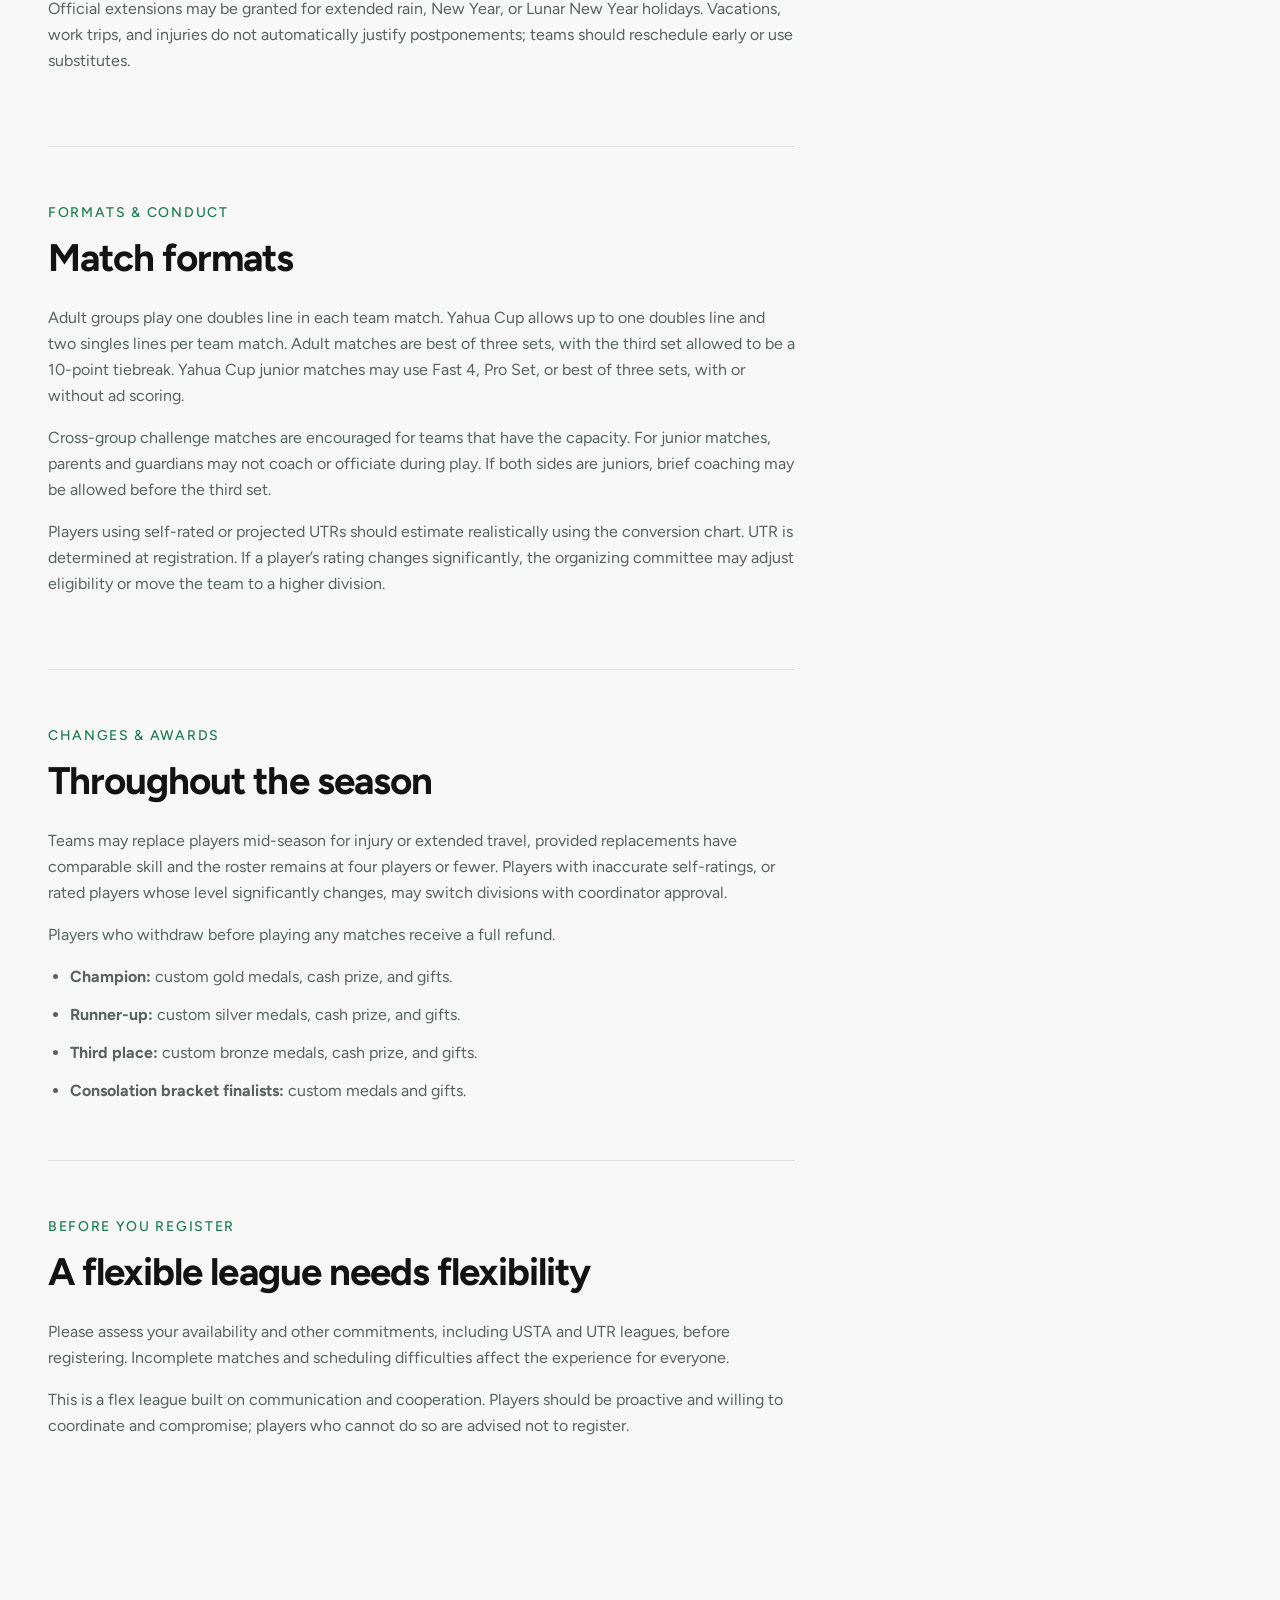
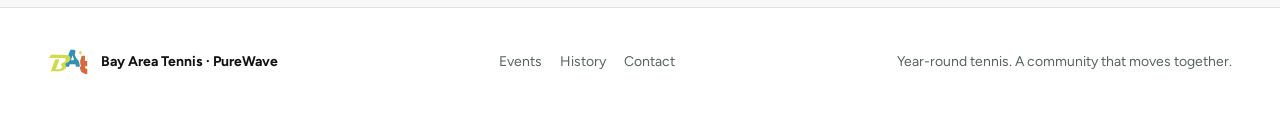
<file: events/2026-27-bat-doubles.html>
<!DOCTYPE html>
<html lang="en">
<head>
  <meta charset="UTF-8">
  <meta name="viewport" content="width=device-width, initial-scale=1.0">
  <meta name="description" content="2026–27 BAT Doubles: regular season, playoffs, and championship final details.">
  <meta name="theme-color" content="#1D7C53">
  <title>2026–27 BAT Doubles | Bay Area Tennis</title>
  <link rel="preconnect" href="https://fonts.googleapis.com">
  <link rel="preconnect" href="https://fonts.gstatic.com" crossorigin>
  <link href="https://fonts.googleapis.com/css2?family=Figtree:wght@400;500;600;700;800&family=Noto+Sans+SC:wght@400;500;700&display=swap" rel="stylesheet">
  <link rel="stylesheet" href="../styles.css?v=divisions-list-20261028">
</head>
<body data-site-root="../">
  <nav class="nav" aria-label="Main navigation">
    <a class="brand" href="../index.html" aria-label="Bay Area Tennis home">
      <img src="../resources/images/logo/BayAreaTennis_Logo.svg" alt="Bay Area Tennis">
    </a>
    <div class="nav-links">
      <a href="../events.html" aria-current="page">Events</a>
      <a href="../history.html">History</a>
      <a href="../index.html#about">About</a>
      <a href="../index.html#contact">Contact</a>
      <a class="button button-primary" href="#registration">Register Now</a>
    </div>
    <button class="menu-toggle" type="button" aria-label="Open navigation menu" aria-expanded="false" aria-controls="mobile-menu">
      <svg width="20" height="20" viewBox="0 0 24 24" fill="none" aria-hidden="true"><path d="M4 7h16M4 12h16M4 17h16" stroke="currentColor" stroke-width="1.75" stroke-linecap="round"/></svg>
    </button>
  </nav>
  <div class="mobile-menu" id="mobile-menu">
    <a href="../events.html" aria-current="page">Events</a>
    <a href="../history.html">History</a>
    <a href="../index.html#about">About</a>
    <a href="../index.html#contact">Contact</a>
    <a href="#registration">Register</a>
  </div>

  <main>
    <header class="event-detail-hero container">
      <a class="back-link" href="../events.html">← All events</a>
      <p class="section-kicker">Upcoming event</p>
      <h1 class="hero-title" data-event-title>2026–27 BAT Doubles</h1>
      <p class="event-detail-lead" data-event-summary></p>
      <div class="hero-actions">
        <a class="button button-primary" data-team-registration href="https://forms.gle/c34UEGz6EbHBfeSN8">Team pre-registration</a>
        <a class="button button-secondary on-light" href="#registration">Registration details</a>
      </div>
    </header>

    <section class="section event-detail-section">
      <div class="container">
        <div class="event-detail-layout">
          <div class="event-detail-main">
            <section class="detail-block">
              <p class="section-kicker">Season structure</p>
              <h2>Three consecutive stages</h2>
              <div class="stage-list" data-event-stages></div>
            </section>
            <section class="detail-block">
              <p class="section-kicker">Who can play</p>
              <h2>Divisions &amp; eligibility</h2>
              <div class="division-grid" data-event-divisions></div>
              <p class="detail-copy">Each doubles team may include 2–4 players. Players may register for up to two divisions; a third registration requires coordinator approval. The UTR difference between doubles partners cannot exceed 3.5, or 2.5 in Platinum and Diamond.</p>
              <p class="detail-copy">For divisions with stated limits, the combined UTR of the two players is the Team Power Index (TPI) and must stay within the inclusive range.</p>
              <p class="detail-copy">All groups except MuLan are open and are not divided by gender. Yahua Cup divisions are for junior players only. Teams may be men’s doubles, women’s doubles, or mixed doubles. When registering, players can indicate a preferred format, geographic area, and preferred match days or times, such as an Early Bird, Night Owl, or East Bay group; teams with similar preferences will be grouped together when possible.</p>
            </section>
            <section class="detail-block newbies-block" data-newbies-content>
              <p class="section-kicker">BAT Doubles feature</p>
              <h2>Newbies Group — Now Recruiting!</h2>
              <p class="detail-copy" data-newbies-intro></p>
              <p class="detail-copy">This is a featured group within the 2026–27 BAT Doubles event, not a separate event.</p>
              <div class="newbies-grid">
                <div>
                  <h3>Eligibility</h3>
                  <ul class="detail-list" data-newbies-eligibility></ul>
                </div>
                <div>
                  <h3>Format</h3>
                  <ul class="detail-list" data-newbies-format></ul>
                </div>
                <div>
                  <h3>Scheduling</h3>
                  <ul class="detail-list" data-newbies-scheduling></ul>
                </div>
                <div>
                  <h3>Verified player perks</h3>
                  <ul class="detail-list" data-newbies-perks></ul>
                </div>
              </div>
              <p class="newbies-summary" data-newbies-summary></p>
            </section>
            <section class="detail-block">
              <p class="section-kicker">How it works</p>
              <h2>Flexible match play</h2>
              <ul class="detail-list" data-event-rules></ul>
            </section>
            <section class="detail-block">
              <p class="section-kicker">Season details</p>
              <h2>From regular season to championship</h2>
              <div class="detail-copy">
                <p>The season runs from November 15, 2026 through March 31, 2027. The announcement describes the regular season as November 2026 through January 2027, followed by playoffs and finals in February and March. It also lists “February 2026 – March 2027” for the latter stages; the February year should be confirmed by the organizing team.</p>
                <p>After the group stage, playoff draws are arranged using group rankings and player levels. Winning playoff teams qualify for Championship Weekend at a location with rented courts.</p>
                <p>Only players who have played at least one regular-season match are eligible for playoffs and championship rounds. Default or unplayed matches do not count. Teams whose combined UTR significantly exceeds their division’s upper limit may be moved up for playoffs.</p>
              </div>
            </section>
            <section class="detail-block">
              <p class="section-kicker">Teams &amp; scheduling</p>
              <h2>Build your team</h2>
              <div class="detail-copy">
                <p>Each team may include two to four players. Teams can choose a custom name; if no name is provided, the default combines the players’ last names.</p>
                <p>Teams may register as a Dynamic Duo, Energetic Trio, or Fantastic Four. Each player acts as their own captain by scheduling matches and entering or editing scores directly in the UTR Team League platform.</p>
                <p>All matches must be mutually scheduled. When there is a conflict, the home team must propose three possible time slots on different days, including at least one weekday evening and one weekend option, during reasonable hours. The visiting team chooses one. Court or facility fees must be agreed upon in advance.</p>
                <p>Official extensions may be granted for extended rain, New Year, or Lunar New Year holidays. Vacations, work trips, and injuries do not automatically justify postponements; teams should reschedule early or use substitutes.</p>
              </div>
            </section>
            <section class="detail-block">
              <p class="section-kicker">Formats &amp; conduct</p>
              <h2>Match formats</h2>
              <div class="detail-copy">
                <p>Adult groups play one doubles line in each team match. Yahua Cup allows up to one doubles line and two singles lines per team match. Adult matches are best of three sets, with the third set allowed to be a 10-point tiebreak. Yahua Cup junior matches may use Fast 4, Pro Set, or best of three sets, with or without ad scoring.</p>
                <p>Cross-group challenge matches are encouraged for teams that have the capacity. For junior matches, parents and guardians may not coach or officiate during play. If both sides are juniors, brief coaching may be allowed before the third set.</p>
                <p>Players using self-rated or projected UTRs should estimate realistically using the conversion chart. UTR is determined at registration. If a player’s rating changes significantly, the organizing committee may adjust eligibility or move the team to a higher division.</p>
              </div>
            </section>
            <section class="detail-block">
              <p class="section-kicker">Changes &amp; awards</p>
              <h2>Throughout the season</h2>
              <div class="detail-copy">
                <p>Teams may replace players mid-season for injury or extended travel, provided replacements have comparable skill and the roster remains at four players or fewer. Players with inaccurate self-ratings, or rated players whose level significantly changes, may switch divisions with coordinator approval.</p>
                <p>Players who withdraw before playing any matches receive a full refund.</p>
                <ul class="detail-list">
                  <li><strong>Champion:</strong> custom gold medals, cash prize, and gifts.</li>
                  <li><strong>Runner-up:</strong> custom silver medals, cash prize, and gifts.</li>
                  <li><strong>Third place:</strong> custom bronze medals, cash prize, and gifts.</li>
                  <li><strong>Consolation bracket finalists:</strong> custom medals and gifts.</li>
                </ul>
              </div>
            </section>
            <section class="detail-block">
              <p class="section-kicker">Before you register</p>
              <h2>A flexible league needs flexibility</h2>
              <div class="detail-copy">
                <p>Please assess your availability and other commitments, including USTA and UTR leagues, before registering. Incomplete matches and scheduling difficulties affect the experience for everyone.</p>
                <p>This is a flex league built on communication and cooperation. Players should be proactive and willing to coordinate and compromise; players who cannot do so are advised not to register.</p>
              </div>
            </section>
          </div>
          <aside class="event-detail-aside" id="registration">
            <div class="registration-card">
              <p class="section-kicker">Registration</p>
              <h2>Save your spot</h2>
              <p>Start with team pre-registration. Submit with at least two players and indicate the desired division, team name, player names, and other information. Official registration will be completed on the UTR Team League platform after teams are created.</p>
              <a class="button button-primary" data-team-registration href="https://forms.gle/c34UEGz6EbHBfeSN8">Open Google Form</a>
              <div class="registration-row">
                <strong>UTR official registration</strong>
                <span data-utr-status>UTR registration link coming soon</span>
              </div>
              <div class="registration-row">
                <strong>Pre-registration deadline</strong>
                <span>November 15, 2026</span>
              </div>
              <div class="registration-row">
                <strong>Entry fee</strong>
                <span>$22 per player; $30 per player for Yahua Cup. Non-Power Users pay an additional $12 League Fee.</span>
              </div>
              <div class="registration-row">
                <strong>Multiple divisions</strong>
                <span>Players joining multiple divisions are encouraged to become Power Users for one month to save on total fees and access Power User features.</span>
              </div>
              <p class="detail-chinese">中文版请在微信搜索公众号「湾区网事」。</p>
            </div>
          </aside>
        </div>
      </div>
    </section>
  </main>

  <footer class="footer">
    <div class="container footer-inner">
      <div class="footer-brand"><img src="../resources/images/logo/BayAreaTennis_Logo.svg" alt=""><span>Bay Area Tennis · PureWave</span></div>
      <div class="footer-links"><a href="../events.html">Events</a><a href="../history.html">History</a><a href="../index.html#contact">Contact</a></div>
      <p>Year-round tennis. A community that moves together.</p>
    </div>
  </footer>

  <script src="../js/site.js?v=events-content-20261028"></script>
  <script src="../js/event-detail.js?v=events-content-20261028"></script>
</body>
</html>
</file>
<file: styles.css>
:root {
  color-scheme: light;
  --brand-green: #1d7c53;
  --brand-green-deep: #145a3b;
  --brand-blue: #176bbf;
  --brand-blue-deep: #0c3d6e;
  --accent: #e5f04d;
  --accent-hover: #d9e538;
  --accent-pressed: #ccd926;
  --ink: #121212;
  --muted: #59635d;
  --canvas: #fff;
  --surface: #f7f8f7;
  --surface-secondary: #f0f2f1;
  --tint-yellow: #fafce3;
  --tint-green: #edf6f0;
  --tint-blue: #eef5fc;
  --border: #dde3df;
  --border-control: #7a857e;
  --on-dark: #fff;
  --font-sans: "Figtree", "Noto Sans SC", "PingFang SC", "Microsoft YaHei", Arial, sans-serif;
  --container: 1280px;
  --page-pad: 48px;
  --section-space: 96px;
  --radius-card: 8px;
  --radius-panel: 16px;
  --radius-control: 12px;
  --radius-pill: 999px;
  --nav-h: 80px;
  --ease: 200ms ease-out;
}

*, *::before, *::after { box-sizing: border-box; }

html {
  scroll-behavior: smooth;
  scroll-padding-top: calc(var(--nav-h) + 16px);
}

body {
  margin: 0;
  background: var(--canvas);
  color: var(--ink);
  font-family: var(--font-sans);
  font-size: 16px;
  line-height: 26px;
  -webkit-font-smoothing: antialiased;
}

img { max-width: 100%; display: block; }
a { color: inherit; }
h1, h2, h3, p { margin-top: 0; }

a:focus-visible,
button:focus-visible {
  outline: 3px solid var(--brand-blue);
  outline-offset: 3px;
}

.container {
  width: min(var(--container), calc(100% - 2 * var(--page-pad)));
  margin-inline: auto;
}

/* Nav */
.nav {
  position: fixed;
  inset: 0 0 auto;
  z-index: 30;
  height: var(--nav-h);
  display: flex;
  align-items: center;
  justify-content: space-between;
  gap: 24px;
  padding: 0 max(var(--page-pad), calc((100vw - var(--container)) / 2));
  background: var(--canvas);
  border-bottom: 1px solid transparent;
  transition: border-color var(--ease);
}

.nav.is-scrolled { border-bottom-color: var(--border); }

.brand {
  display: inline-flex;
  align-items: center;
  gap: 12px;
  text-decoration: none;
  color: var(--ink);
  font-size: 17px;
  font-weight: 800;
  letter-spacing: -.03em;
}

.brand img {
  width: auto;
  height: 32px;
}

.nav-links {
  display: flex;
  align-items: center;
  gap: 8px;
}

.nav-links a {
  min-height: 44px;
  display: inline-flex;
  align-items: center;
  padding: 8px 14px;
  border-radius: var(--radius-pill);
  color: var(--muted);
  font-size: 15px;
  font-weight: 600;
  line-height: 22px;
  text-decoration: none;
  transition: color var(--ease), background var(--ease);
}

.nav-links a:hover,
.nav-links a[aria-current="page"] {
  color: var(--ink);
  background: var(--surface);
}

.nav-links a[aria-current="page"] {
  background: var(--accent);
}

.nav-links .button {
  margin-left: 8px;
}

.menu-toggle {
  display: none;
  width: 44px;
  height: 44px;
  border: 1px solid var(--border);
  border-radius: 50%;
  background: var(--canvas);
  color: var(--ink);
  cursor: pointer;
}

.mobile-menu { display: none; }

/* Buttons */
.button {
  min-height: 52px;
  display: inline-flex;
  align-items: center;
  justify-content: center;
  gap: 8px;
  padding: 12px 28px;
  border: 1px solid transparent;
  border-radius: var(--radius-pill);
  font: inherit;
  font-size: 15px;
  font-weight: 600;
  line-height: 22px;
  text-decoration: none;
  cursor: pointer;
  transition: background var(--ease), color var(--ease), border-color var(--ease), transform var(--ease), box-shadow var(--ease);
}

.button:hover { transform: translateY(-1px); }
.button:active { transform: none; }

.button-primary {
  background: var(--accent);
  color: var(--ink);
  border-color: var(--ink);
}

.button-primary:hover { background: var(--accent-hover); }
.button-primary:active { background: var(--accent-pressed); }

.button-secondary {
  background: transparent;
  border-color: rgba(255, 255, 255, .55);
  color: var(--on-dark);
}

.button-secondary:hover { background: rgba(255, 255, 255, .12); }

.button-secondary.on-light {
  border-color: var(--brand-green-deep);
  background: var(--canvas);
  color: var(--brand-green-deep);
}

.button-secondary.on-light:hover { background: var(--tint-green); }

/* Hero */
.hero {
  position: relative;
  isolation: isolate;
  min-height: 640px;
  display: flex;
  align-items: center;
  overflow: hidden;
  padding: calc(var(--nav-h) + 56px) 0 64px;
  color: var(--on-dark);
  text-align: left;
  background:
    linear-gradient(rgba(18, 18, 18, .35), rgba(18, 18, 18, .35)),
    url("resources/images/hero-sky-serve.png") center center / cover no-repeat;
}

.hero::before,
.hero::after {
  content: none;
}

.hero-content {
  position: relative;
  z-index: 1;
  max-width: 680px;
}

.eyebrow {
  margin: 0 0 18px;
  color: var(--accent);
  font-size: 14px;
  font-weight: 500;
  letter-spacing: .14em;
  text-transform: uppercase;
  line-height: 20px;
}

.hero-title {
  margin: 0 0 24px;
  font-size: clamp(42px, 5.56vw, 80px);
  line-height: 1.05;
  font-weight: 800;
  letter-spacing: -.04em;
}

.hero-title span { display: block; }

.hero-copy {
  max-width: 540px;
  margin: 0 0 32px;
  color: rgba(255, 255, 255, .9);
  font-size: 18px;
  line-height: 29px;
}

.hero-actions {
  display: flex;
  flex-wrap: wrap;
  gap: 12px;
  margin-bottom: 40px;
}

.hero-note {
  margin: 0;
  color: rgba(255, 255, 255, .78);
  font-size: 14px;
  font-weight: 500;
  line-height: 20px;
}

/* Sections */
.section { padding: var(--section-space) 0; }
.section-surface { background: var(--tint-green); }
.section-compact { --section-space: 64px; }
.section-compact .section-header { margin-bottom: 24px; }

.section-header {
  max-width: 720px;
  margin-bottom: 40px;
}

.section-kicker {
  margin: 0 0 12px;
  color: var(--brand-green);
  font-size: 14px;
  font-weight: 500;
  letter-spacing: .12em;
  text-transform: uppercase;
  line-height: 20px;
}

.section h2,
.section-title {
  margin: 0 0 16px;
  font-size: clamp(30px, 3.1vw, 44px);
  line-height: 1.2;
  font-weight: 700;
  letter-spacing: -.025em;
}

.section-intro {
  margin: 0;
  color: var(--muted);
  font-size: 16px;
  line-height: 26px;
}

.section-cta { margin-top: 32px; }

.section-toolbar {
  display: flex;
  align-items: center;
  justify-content: space-between;
  gap: 16px;
  margin-bottom: 24px;
}

.section-status {
  margin: 0;
  color: var(--muted);
  font-size: 14px;
  font-weight: 500;
}

/* Events */
.event-grid {
  display: grid;
  grid-template-columns: repeat(4, minmax(0, 1fr));
  gap: 18px;
}

.event-card {
  display: flex;
  flex-direction: column;
  min-height: 100%;
  padding: 20px;
  border: 1px solid var(--border);
  border-radius: var(--radius-card);
  background: var(--canvas);
  transition: background var(--ease), border-color var(--ease);
}

.event-card:hover {
  background: var(--surface);
  border-color: var(--border-control);
}

.events-load-more {
  display: flex;
  width: fit-content;
  margin: 24px auto 0;
}

.events-load-more[hidden] {
  display: none;
}

.event-status {
  display: inline-flex;
  align-items: center;
  width: fit-content;
  min-height: 26px;
  margin-bottom: 12px;
  padding: 0 10px;
  border-radius: var(--radius-pill);
  background: var(--tint-green);
  color: var(--brand-green-deep);
  font-size: 14px;
  font-weight: 500;
  line-height: 20px;
}

.event-card h3 {
  margin: 0 0 8px;
  font-size: 20px;
  line-height: 28px;
  font-weight: 700;
}

.event-meta {
  margin: 0 0 12px;
  color: var(--muted);
  font-size: 14px;
  font-weight: 500;
  line-height: 20px;
}

.event-card p {
  margin: 0 0 14px;
  color: var(--muted);
  flex: 1;
}

.event-card-highlight {
  display: grid;
  gap: 4px;
  margin: 2px 0 16px;
  padding: 12px 14px;
  border-left: 3px solid var(--brand-green);
  background: var(--tint-yellow);
}

.event-card-highlight strong {
  color: var(--brand-green-deep);
  font-size: 14px;
  line-height: 20px;
}

.event-card-highlight span {
  color: var(--muted);
  font-size: 13px;
  line-height: 19px;
}

#events .event-grid[data-featured="true"] {
  grid-template-columns: minmax(0, 1fr);
}

#events .event-grid[data-featured="true"] .event-card {
  padding: 32px;
}

#events .event-grid[data-featured="true"] .event-card h3 {
  font-size: clamp(26px, 3vw, 36px);
  line-height: 1.2;
}

#events .event-grid[data-featured="true"] .event-card-highlight {
  max-width: 760px;
  padding: 18px 20px;
}

#events .event-grid[data-featured="true"] .event-card-highlight strong {
  font-size: 17px;
  line-height: 24px;
}

#events .event-grid[data-featured="true"] .event-card-highlight span {
  font-size: 15px;
  line-height: 24px;
}

.event-note {
  margin: 32px 0 0;
  padding: 18px 22px;
  border: 1px solid #c7dcf0;
  border-left: 4px solid var(--brand-blue);
  border-radius: var(--radius-card);
  background: var(--tint-blue);
  color: var(--brand-blue-deep);
  font-size: 14px;
  line-height: 22px;
}

.text-link {
  color: var(--brand-blue);
  font-size: 15px;
  font-weight: 600;
  text-decoration: underline;
  text-underline-offset: 3px;
}

.text-link:hover {
  color: var(--brand-blue-deep);
}

/* About / community */
.community-grid {
  display: grid;
  grid-template-columns: minmax(0, .78fr) minmax(0, 1.22fr);
  gap: clamp(32px, 3vw, 48px);
  align-items: stretch;
}

.community-copy p {
  margin: 0 0 16px;
  color: var(--muted);
}

.community-copy p:last-of-type { margin-bottom: 24px; }

.audience-list {
  display: grid;
  grid-template-columns: 1fr;
  justify-content: start;
  gap: 7px 8px;
  margin: 0 0 18px;
  padding: 0;
  list-style: none;
}

.audience-list li {
  width: fit-content;
  max-width: 100%;
  padding: 6px 10px;
  border: 1px solid var(--border);
  border-radius: var(--radius-pill);
  background: var(--canvas);
  font-size: 12px;
  line-height: 18px;
  font-weight: 500;
  white-space: nowrap;
}

@media (max-width: 640px) {
  .audience-list {
    grid-template-columns: 1fr;
  }

  .audience-list li:last-child {
    grid-column: auto;
    justify-self: start;
  }
}

.community-panel {
  position: relative;
  min-height: clamp(460px, 38vw, 540px);
  padding: 0;
  border-radius: var(--radius-panel);
  overflow: hidden;
  color: var(--on-dark);
  background: var(--ink);
}

.community-carousel,
.community-carousel-slides,
.community-slide {
  position: absolute;
  inset: 0;
}

.community-carousel {
  isolation: isolate;
}

.community-carousel::after {
  position: absolute;
  inset: 0;
  z-index: 1;
  background: linear-gradient(0deg, rgba(18, 18, 18, .78), rgba(18, 18, 18, .04) 78%);
  content: "";
  pointer-events: none;
}

.community-slide {
  margin: 0;
  opacity: 0;
  transition: opacity 600ms ease;
}

.community-slide.is-active {
  opacity: 1;
}

.community-slide img {
  width: 100%;
  height: 100%;
  object-fit: cover;
}

.community-carousel-content {
  position: absolute;
  inset: 0;
  z-index: 2;
  display: grid;
  grid-template-columns: minmax(0, 1fr) auto;
  align-content: end;
  align-items: end;
  gap: 12px 16px;
  padding: 32px;
}

.community-panel .section-kicker {
  position: absolute;
  top: 32px;
  left: 32px;
  margin: 0;
  color: var(--accent);
}

.community-carousel-copy {
  min-width: 0;
}

.community-panel h3 {
  margin: 0 0 8px;
  font-size: clamp(30px, 3vw, 40px);
  line-height: 1.15;
  letter-spacing: -.03em;
}

.community-panel .community-slide-caption {
  margin: 0;
  color: rgba(255, 255, 255, .86);
  max-width: 34ch;
  font-size: 16px;
  line-height: 24px;
}

.community-carousel-controls {
  display: flex;
  align-items: center;
  gap: 8px;
}

.community-carousel-controls button {
  min-width: 44px;
  height: 44px;
  display: inline-flex;
  align-items: center;
  justify-content: center;
  padding: 0 10px;
  border: 1px solid rgba(255, 255, 255, .72);
  border-radius: var(--radius-pill);
  background: rgba(18, 18, 18, .36);
  color: var(--on-dark);
  font: inherit;
  font-size: 13px;
  font-weight: 600;
  cursor: pointer;
  transition: background var(--ease), color var(--ease);
}

.community-carousel-controls button:hover {
  background: var(--canvas);
  color: var(--ink);
}

.community-carousel-controls svg {
  width: 20px;
  height: 20px;
  fill: none;
  stroke: currentColor;
  stroke-linecap: round;
  stroke-linejoin: round;
  stroke-width: 1.8;
}

/* Cards / history preview */
.card-grid {
  display: grid;
  grid-template-columns: repeat(3, minmax(0, 1fr));
  gap: 24px;
}

.story-card {
  display: flex;
  flex-direction: column;
  padding: 24px;
  border: 1px solid var(--border);
  border-radius: var(--radius-card);
  background: var(--canvas);
  text-decoration: none;
  transition: background var(--ease), border-color var(--ease);
}

.story-card:hover {
  background: var(--surface);
  border-color: var(--border-control);
}

.story-card time {
  display: block;
  margin-bottom: 12px;
  color: var(--brand-green);
  font-size: 14px;
  font-weight: 500;
  line-height: 20px;
}

.story-card h3 {
  margin: 0 0 12px;
  font-size: 22px;
  line-height: 30px;
  font-weight: 700;
}

.story-card p {
  margin: 0 0 20px;
  color: var(--muted);
  flex: 1;
}

/* Partners */
.partner-section {
  padding: 56px 0;
}

.partner-heading {
  margin-bottom: 28px;
  text-align: center;
}

.partner-heading .section-kicker {
  margin-bottom: 6px;
}

.partner-heading h2 {
  margin: 0;
}

.partner-logos {
  display: grid;
  gap: 20px;
}

.partner-logos-primary,
.partner-logos-secondary {
  display: flex;
  align-items: center;
  justify-content: center;
  flex-wrap: wrap;
}

.partner-logos-primary {
  gap: 24px;
}

.partner-logo {
  display: grid;
  place-items: center;
}

.partner-logo-primary {
  width: min(100%, 380px);
  height: 116px;
  padding: 16px 22px;
}

.partner-logo-primary img {
  width: 100%;
  height: 100%;
  object-fit: contain;
}

.partner-logos-secondary {
  gap: 16px;
}

.partner-logo-secondary {
  width: 160px;
  height: 80px;
  padding: 10px 14px;
}

.partner-logo-secondary img {
  width: 100%;
  height: 100%;
  object-fit: contain;
}

.partner-logo-webox img {
  width: 90%;
  height: 90%;
}

/* Contact */
.contact-band {
  padding: 40px 0;
  background: var(--canvas);
  color: var(--ink);
}

.contact-layout {
  display: flex;
  align-items: center;
  justify-content: space-between;
  flex-wrap: wrap;
  gap: 28px 40px;
}

.contact-info {
  flex: 1 1 600px;
}

.contact-title {
  margin: 0 0 16px;
  color: var(--brand-green-deep);
  font-size: 24px;
  line-height: 32px;
}

.contact-band .social-list {
  display: grid;
  grid-template-columns: repeat(2, minmax(0, 1fr));
  gap: 10px 28px;
  margin: 0;
  padding: 0;
  list-style: none;
  color: var(--muted);
  font-size: 14px;
  line-height: 22px;
}

.contact-band .social-list strong {
  display: inline;
  margin-right: 8px;
  color: var(--brand-green-deep);
}

.contact-band .social-list a {
  color: var(--brand-blue);
  text-underline-offset: 3px;
}

.contact-band .button-secondary {
  border-color: var(--brand-green-deep);
  background: var(--canvas);
  color: var(--brand-green-deep);
}

.contact-band .button-secondary:hover {
  background: var(--tint-green);
}

.contact-actions {
  display: flex;
  flex-wrap: wrap;
  gap: 12px;
}

/* Footer */
.footer {
  padding: 40px 0;
  background: var(--canvas);
  border-top: 1px solid var(--border);
  color: var(--muted);
  font-size: 14px;
}

.footer-inner {
  display: flex;
  align-items: center;
  justify-content: space-between;
  gap: 24px;
  flex-wrap: wrap;
}

.footer-brand {
  display: flex;
  align-items: center;
  gap: 12px;
  color: var(--ink);
  font-weight: 700;
}

.footer-brand img {
  height: 28px;
  width: auto;
}

.footer-links {
  display: flex;
  flex-wrap: wrap;
  gap: 8px 18px;
}

.footer-links a {
  color: var(--muted);
  text-decoration: none;
}

.footer-links a:hover { color: var(--brand-blue-deep); }

.footer p { margin: 0; }

/* Inner pages */
.page-hero {
  padding: calc(var(--nav-h) + 56px) 0 24px;
}

.page-hero .hero-title {
  margin-bottom: 16px;
  color: var(--ink);
}

.page-hero > p {
  max-width: 640px;
  margin: 0;
  color: var(--muted);
  font-size: 18px;
  line-height: 29px;
}

.page-hero .hero-actions {
  margin: 28px 0 0;
}

.page-section {
  padding-bottom: var(--section-space);
}

.event-list-section + .event-list-section {
  margin-top: 72px;
}

.section-header-small {
  margin-bottom: 24px;
}

.section-header-small h2 {
  font-size: clamp(26px, 2.7vw, 36px);
}

/* Event detail */
.event-detail-hero {
  padding: calc(var(--nav-h) + 56px) 0 64px;
}

.event-detail-hero .hero-title {
  max-width: 760px;
  margin: 12px 0 16px;
  color: var(--ink);
}

.event-detail-lead {
  max-width: 680px;
  margin: 0;
  color: var(--muted);
  font-size: 20px;
  line-height: 31px;
}

.event-detail-hero .hero-actions {
  margin: 28px 0 0;
}

.back-link {
  color: var(--brand-blue);
  font-size: 15px;
  font-weight: 600;
  text-underline-offset: 3px;
}

.event-detail-section {
  background: var(--surface);
}

.event-detail-layout {
  display: grid;
  grid-template-columns: minmax(0, 1fr) minmax(280px, 360px);
  gap: clamp(40px, 6vw, 88px);
  align-items: start;
}

.event-detail-main {
  max-width: 760px;
}

.detail-block {
  padding-bottom: 56px;
}

.detail-block + .detail-block {
  padding-top: 56px;
  border-top: 1px solid var(--border);
}

.detail-block h2,
.registration-card h2 {
  margin: 0 0 24px;
  font-size: clamp(28px, 3vw, 40px);
  line-height: 1.2;
  letter-spacing: -.025em;
}

.stage-list,
.division-grid {
  display: grid;
  gap: 16px;
}

.stage-list {
  grid-template-columns: repeat(3, minmax(0, 1fr));
}

.stage-card,
.division-card {
  padding: 20px;
  border: 1px solid var(--border);
  border-radius: var(--radius-card);
  background: var(--canvas);
}

.stage-number {
  display: block;
  margin-bottom: 20px;
  color: var(--brand-green);
  font-size: 13px;
  font-weight: 700;
  letter-spacing: .12em;
}

.stage-card h3,
.division-card h3 {
  margin: 0 0 8px;
  font-size: 20px;
  line-height: 1.3;
}

.stage-card p:last-child,
.division-card p {
  margin: 0;
  color: var(--muted);
}

.division-grid {
  grid-template-columns: 1fr;
  gap: 6px;
  margin-bottom: 24px;
}

.division-card {
  display: flex;
  align-items: baseline;
  gap: 10px;
  min-height: 48px;
  padding: 11px 14px;
  border-radius: 6px;
}

.division-number {
  flex: 0 0 24px;
  color: var(--brand-green);
  font-size: 12px;
  font-weight: 700;
  letter-spacing: .08em;
}

.division-card h3 {
  flex: 0 0 auto;
  margin: 0;
  font-size: 15px;
  line-height: 20px;
}

.division-card p {
  flex: 1;
  font-size: 14px;
  line-height: 20px;
}

.newbies-block {
  padding: 32px;
  border: 1px solid #c7dcf0;
  border-left: 4px solid var(--brand-blue);
  border-radius: var(--radius-card);
  background: var(--tint-blue);
}

.newbies-block h2 {
  margin-bottom: 12px;
}

.newbies-grid {
  display: grid;
  grid-template-columns: repeat(2, minmax(0, 1fr));
  gap: 24px 32px;
  margin-top: 24px;
}

.newbies-grid h3 {
  margin: 0 0 8px;
  color: var(--brand-blue-deep);
  font-size: 17px;
  line-height: 24px;
}

.newbies-grid .detail-list {
  margin: 0;
}

.newbies-summary {
  margin: 28px 0 0;
  padding-top: 20px;
  border-top: 1px solid #c7dcf0;
  color: var(--brand-blue-deep);
  font-weight: 600;
}

.detail-copy,
.detail-list {
  color: var(--muted);
}

.detail-list {
  display: grid;
  gap: 12px;
  margin: 0;
  padding-left: 22px;
}

.source-note {
  padding: 24px;
  border: 1px solid #c7dcf0;
  border-left: 4px solid var(--brand-blue);
  border-radius: var(--radius-card);
  background: var(--tint-blue);
}

.source-note p:not(.section-kicker) {
  margin: 0 0 16px;
  color: var(--brand-blue-deep);
}

.event-detail-aside {
  position: sticky;
  top: calc(var(--nav-h) + 24px);
}

.registration-card {
  padding: 28px;
  border: 1px solid var(--border);
  border-top: 5px solid var(--brand-green);
  border-radius: var(--radius-panel);
  background: var(--canvas);
}

.registration-card > p:not(.section-kicker) {
  color: var(--muted);
}

.registration-card .button {
  width: 100%;
  margin: 8px 0 20px;
}

.registration-row {
  display: grid;
  gap: 4px;
  padding: 16px 0;
  border-top: 1px solid var(--border);
  color: var(--muted);
  font-size: 14px;
  line-height: 22px;
}

.registration-row strong {
  color: var(--ink);
}

.detail-chinese {
  margin: 20px 0 0;
  padding-top: 16px;
  border-top: 1px solid var(--border);
  font-family: "Noto Sans SC", var(--font-sans);
}

/* History */
.history-toolbar,
.page-toolbar {
  display: flex;
  align-items: center;
  justify-content: space-between;
  gap: 16px;
  margin: 28px 0;
}

.lang-toggle {
  display: inline-flex;
  padding: 4px;
  border: 1px solid var(--border);
  border-radius: var(--radius-pill);
  background: var(--surface);
}

.lang-toggle button {
  min-height: 36px;
  padding: 6px 14px;
  border: 0;
  border-radius: var(--radius-pill);
  background: transparent;
  color: var(--muted);
  font: inherit;
  font-size: 13px;
  font-weight: 700;
  cursor: pointer;
}

.lang-toggle button[aria-pressed="true"] {
  background: var(--accent);
  color: var(--ink);
}

.history-list {
  display: grid;
  gap: 20px;
}

.history-article {
  padding: 32px;
  border: 1px solid var(--border);
  border-radius: var(--radius-card);
  background: var(--canvas);
}

.history-article time {
  display: block;
  margin-bottom: 12px;
  color: var(--brand-green);
  font-size: 14px;
  font-weight: 500;
  line-height: 20px;
}

.history-article h2 {
  margin: 0 0 16px;
  font-size: clamp(22px, 2.4vw, 28px);
  line-height: 1.25;
  font-weight: 700;
  letter-spacing: -.02em;
}

.history-body { color: var(--muted); }
.history-body p { margin: 0 0 14px; }
.history-body p:last-child { margin-bottom: 0; }

.history-source { margin-top: 20px; font-size: 15px; }
.history-source a {
  color: var(--brand-blue);
  font-weight: 700;
  text-underline-offset: 3px;
}

html[lang="zh"] .hero-title {
  font-size: clamp(36px, 4.45vw, 64px);
  line-height: 1.2;
  font-weight: 700;
  letter-spacing: 0;
}

@media (max-width: 1199px) {
  :root {
    --page-pad: 32px;
    --section-space: 72px;
  }

  .event-grid,
  .card-grid {
    grid-template-columns: repeat(2, minmax(0, 1fr));
  }

  .community-grid,
  .contact-layout {
    grid-template-columns: 1fr;
    gap: 28px;
  }

  .audience-list {
    grid-template-columns: repeat(2, minmax(0, 1fr));
  }

  .audience-list li:last-child {
    grid-column: 1 / -1;
  }

  .community-panel {
    min-height: clamp(380px, 52vw, 480px);
  }

  .event-detail-layout {
    grid-template-columns: 1fr;
  }

  .event-detail-main {
    max-width: none;
  }

  .event-detail-aside {
    position: static;
  }
}

@media (max-width: 960px) {
  .nav-links { display: none; }
  .menu-toggle { display: inline-grid; place-items: center; }

  .mobile-menu {
    position: fixed;
    top: var(--nav-h);
    right: 0;
    z-index: 29;
    display: none;
    width: min(320px, 88vw);
    padding: 16px 20px 24px;
    flex-direction: column;
    gap: 4px;
    border: 1px solid var(--border);
    border-top: 0;
    border-radius: 0 0 0 16px;
    background: var(--canvas);
    box-shadow: 0 12px 32px rgba(18, 18, 18, .1);
  }

  .mobile-menu.open { display: flex; }

  .mobile-menu a {
    min-height: 44px;
    display: flex;
    align-items: center;
    padding: 10px 4px;
    border-bottom: 1px solid var(--border);
    color: var(--ink);
    font-weight: 600;
    text-decoration: none;
  }

  .mobile-menu a:last-child {
    margin-top: 12px;
    justify-content: center;
    border: 0;
    border-radius: var(--radius-pill);
    background: var(--accent);
  }
}

@media (max-width: 767px) {
  :root {
    --page-pad: 20px;
    --section-space: 56px;
    --nav-h: 64px;
  }

  .hero {
    min-height: 560px;
    padding: calc(var(--nav-h) + 40px) 0 56px;
    background-position: right center;
  }

  .hero-copy { font-size: 16px; line-height: 26px; }

  .hero-actions,
  .contact-actions {
    flex-direction: column;
    align-items: stretch;
  }

  .button { width: 100%; min-height: 48px; }
  .nav-links .button { width: auto; }

  .event-grid,
  .card-grid {
    grid-template-columns: 1fr;
    gap: 16px;
  }

  .audience-list {
    grid-template-columns: 1fr;
  }

  .audience-list li:last-child {
    grid-column: auto;
  }

  .event-card h3 { font-size: 22px; line-height: 30px; }
  .section-header { margin-bottom: 24px; }
  .event-list-section + .event-list-section { margin-top: 56px; }
  .event-detail-hero { padding-top: calc(var(--nav-h) + 40px); }
  .event-detail-lead { font-size: 17px; line-height: 27px; }
  .stage-list { grid-template-columns: 1fr; }
  .division-card { align-items: flex-start; }
  .newbies-block { padding: 24px; }
  .newbies-grid { grid-template-columns: 1fr; gap: 20px; }
  .detail-block { padding-bottom: 40px; }
  .detail-block + .detail-block { padding-top: 40px; }
  .registration-card { padding: 24px; }
  .community-panel { min-height: 280px; }
  .community-carousel-content {
    display: flex;
    flex-direction: column;
    align-items: stretch;
    justify-content: flex-end;
    gap: 12px;
    padding: 20px;
  }
  .community-panel .section-kicker { top: 20px; left: 20px; }
  .community-panel h3 { font-size: 24px; }
  .community-carousel-controls { align-self: flex-end; gap: 6px; }
  .community-carousel-controls button { min-width: 40px; height: 40px; }
  .history-article { padding: 24px; }

  .history-toolbar,
  .page-toolbar,
  .section-toolbar {
    align-items: flex-start;
    flex-direction: column;
  }

  .footer-inner { align-items: flex-start; flex-direction: column; }

  .partner-section { padding: 44px 0; }
  .partner-heading { margin-bottom: 20px; }
  .partner-logos { gap: 16px; }
  .partner-logos-primary { gap: 12px; }
  .partner-logo-primary { width: calc(50% - 6px); height: 76px; padding: 10px; }
  .partner-logos-secondary { gap: 10px; }
  .partner-logo-secondary { width: 128px; height: 64px; padding: 8px 10px; }
  .contact-band .social-list { grid-template-columns: 1fr; }
  .contact-actions { width: 100%; }
  .contact-actions .button { width: 100%; }
}

@media (prefers-reduced-motion: reduce) {
  *, *::before, *::after {
    scroll-behavior: auto !important;
    transition-duration: .01ms !important;
  }
}
</file>
